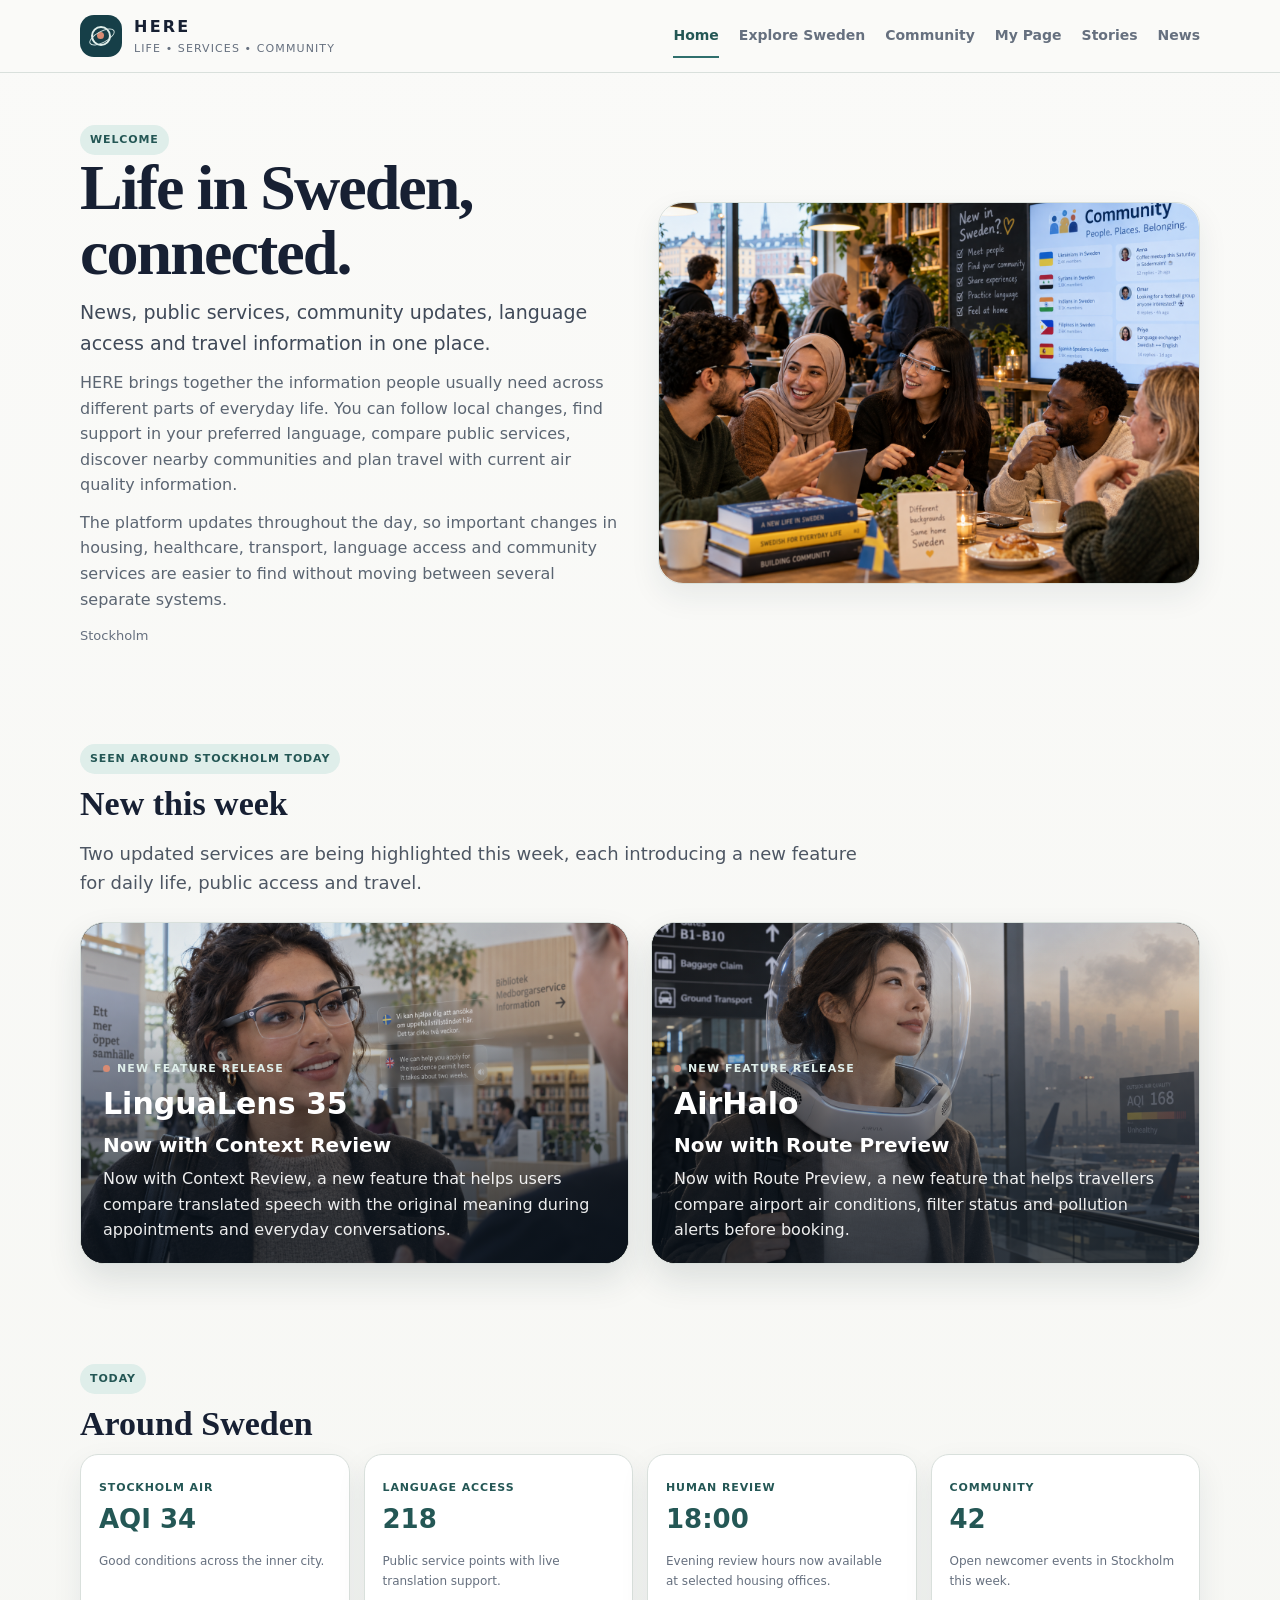
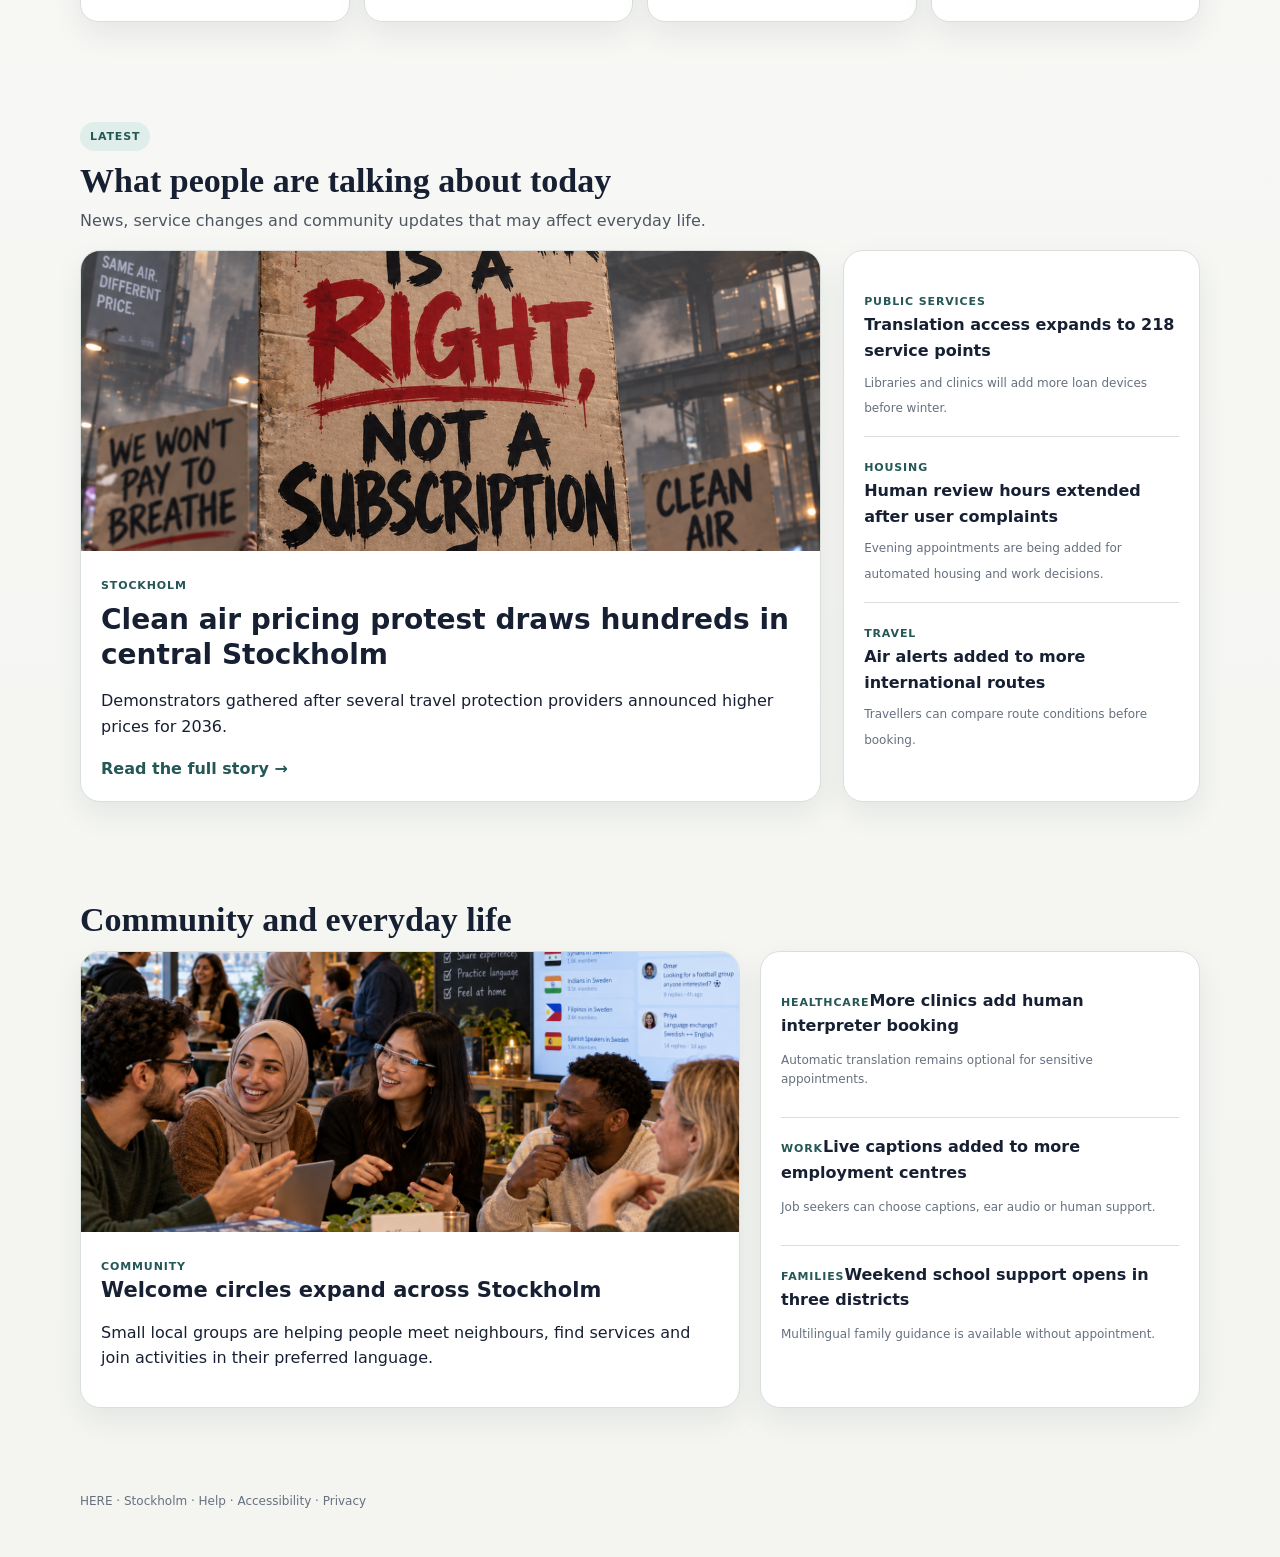
<file: index.html>
<!doctype html><html lang="en"><head><meta charset="utf-8"><meta name="viewport" content="width=device-width,initial-scale=1"><title>HERE</title><link rel="stylesheet" href="styles.css"></head><body>
<a class="skip-link" href="#main">Skip to main content</a>
<header class="top">
  <div class="wrap nav">
    <a class="brand" href="index.html" aria-label="HERE home">
      <div class="logo" aria-hidden="true"><span class="logo-orbit"></span></div>
      <div><strong>HERE</strong><small>Life • services • community</small></div>
    </a>
    <button class="menu-toggle" type="button" aria-expanded="false" aria-controls="main-nav" aria-label="Open navigation">
      <span></span><span></span><span></span>
    </button>
    <nav class="links" aria-label="Main navigation">
      <a href="index.html">Home</a>
      <a href="explore.html">Explore Sweden</a>
      <a href="community.html">Community</a>
      <a href="mypage.html">My Page</a>
      <a href="stories.html">Stories</a>
      <a href="news.html">News</a>
    </nav>
  </div>
</header>

<main id="main" class="wrap">
<section class="hero">
  <div class="home-hero-copy">
    <span class="kicker">Welcome</span>
    <h1>Life in Sweden, connected.</h1>
    <div class="home-intro-copy">
      <p class="lead">News, public services, community updates, language access and travel information in one place.</p>
      <p class="home-context">HERE brings together the information people usually need across different parts of everyday life. You can follow local changes, find support in your preferred language, compare public services, discover nearby communities and plan travel with current air quality information.</p>
      <p class="home-context">The platform updates throughout the day, so important changes in housing, healthcare, transport, language access and community services are easier to find without moving between several separate systems.</p>
    </div>
    <p class="meta">Stockholm</p>
  </div>
  <div class="hero-media">
    <img src="assets/community.png" alt="People meeting in a community café in Stockholm">
  </div>
</section>


<section class="section">
  <div class="feature-intro">
    <span class="kicker">seen around Stockholm today</span>
    <h2 style="margin-top:12px">New this week</h2>
    <p>Two updated services are being highlighted this week, each introducing a new feature for daily life, public access and travel.</p>
  </div>

  <div class="promo-grid">
    <a class="promo-card" href="lingualens.html">
      <img src="assets/glasses.png" alt="LinguaLens translation glasses being used in a Swedish service centre">
      <div class="promo-copy">
        <span class="promo-label"><span class="promo-dot"></span>New feature release</span>
        <h3>LinguaLens 35<br><span style="font-size:20px;font-weight:700">Now with Context Review</span></h3>
        <p>Now with Context Review, a new feature that helps users compare translated speech with the original meaning during appointments and everyday conversations.</p>
      </div>
    </a>

    <a class="promo-card" href="airhalo.html">
      <img src="assets/airhalo.png" alt="AirHalo clean air device used while travelling">
      <div class="promo-copy">
        <span class="promo-label"><span class="promo-dot"></span>New feature release</span>
        <h3>AirHalo<br><span style="font-size:20px;font-weight:700">Now with Route Preview</span></h3>
        <p>Now with Route Preview, a new feature that helps travellers compare airport air conditions, filter status and pollution alerts before booking.</p>
      </div>
    </a>
  </div>
</section>
<section class="section">
  <span class="kicker">today</span>
  <h2 style="margin-top:12px">Around Sweden</h2>
  <div class="signal-grid">
    <div class="signal"><span class="news-label">Stockholm air</span><div class="metric">AQI 34</div><p class="small">Good conditions across the inner city.</p></div>
    <div class="signal"><span class="news-label">Language access</span><div class="metric">218</div><p class="small">Public service points with live translation support.</p></div>
    <div class="signal"><span class="news-label">Human review</span><div class="metric">18:00</div><p class="small">Evening review hours now available at selected housing offices.</p></div>
    <div class="signal"><span class="news-label">Community</span><div class="metric">42</div><p class="small">Open newcomer events in Stockholm this week.</p></div>
  </div>
</section>

<section class="section">
  <span class="kicker">latest</span>
  <h2 style="margin-top:12px">What people are talking about today</h2>
  <p class="section-intro">News, service changes and community updates that may affect everyday life.</p>
  <div class="latest-grid">
    <a class="latest-main" href="news.html">
      <img src="assets/protest.png" alt="People protesting clean air pricing in Stockholm">
      <div class="news-body">
        <span class="news-label">Stockholm</span>
        <h3 style="font-size:28px;margin-top:6px">Clean air pricing protest draws hundreds in central Stockholm</h3>
        <p>Demonstrators gathered after several travel protection providers announced higher prices for 2036.</p>
        <span class="compact-link">Read the full story →</span>
      </div>
    </a>
    <div class="latest-side">
      <div class="news-body">
        <div class="story">
          <span class="news-label">Public services</span>
          <strong>Translation access expands to 218 service points</strong>
          <span class="small">Libraries and clinics will add more loan devices before winter.</span>
        </div>
        <div class="story">
          <span class="news-label">Housing</span>
          <strong>Human review hours extended after user complaints</strong>
          <span class="small">Evening appointments are being added for automated housing and work decisions.</span>
        </div>
        <div class="story">
          <span class="news-label">Travel</span>
          <strong>Air alerts added to more international routes</strong>
          <span class="small">Travellers can compare route conditions before booking.</span>
        </div>
      </div>
    </div>
  </div>
</section>

<section class="section">
  <h2>Community and everyday life</h2>
  <div class="home-stories">
    <a class="story-feature" href="community.html">
      <img src="assets/community.png" alt="People meeting at a newcomer community event">
      <div class="news-body">
        <span class="news-label">Community</span>
        <h3>Welcome circles expand across Stockholm</h3>
        <p>Small local groups are helping people meet neighbours, find services and join activities in their preferred language.</p>
      </div>
    </a>
    <div class="story-stack">
      <div class="news-body">
        <div class="story"><span class="news-label">Healthcare</span><strong>More clinics add human interpreter booking</strong><p class="small">Automatic translation remains optional for sensitive appointments.</p></div>
        <div class="story"><span class="news-label">Work</span><strong>Live captions added to more employment centres</strong><p class="small">Job seekers can choose captions, ear audio or human support.</p></div>
        <div class="story"><span class="news-label">Families</span><strong>Weekend school support opens in three districts</strong><p class="small">Multilingual family guidance is available without appointment.</p></div>
      </div>
    </div>
  </div>
</section>
</main>

<footer><div class="wrap">HERE · Stockholm · Help · Accessibility · Privacy</div></footer>
<script>
const page = location.pathname.split('/').pop() || 'index.html';
document.querySelectorAll('.links a').forEach(a=>{if(a.getAttribute('href')===page)a.classList.add('active')});
</script>

<script>
(function(){
  const btn=document.querySelector('.menu-toggle');
  const nav=document.querySelector('.links');
  if(!btn||!nav) return;
  nav.id='main-nav';
  btn.addEventListener('click',function(){
    const open=nav.classList.toggle('open');
    btn.classList.toggle('open',open);
    btn.setAttribute('aria-expanded',open?'true':'false');
    btn.setAttribute('aria-label',open?'Close navigation':'Open navigation');
  });
  nav.querySelectorAll('a').forEach(function(link){
    link.addEventListener('click',function(){
      nav.classList.remove('open');
      btn.classList.remove('open');
      btn.setAttribute('aria-expanded','false');
      btn.setAttribute('aria-label','Open navigation');
    });
  });
})();
</script>
</body></html>
</file>
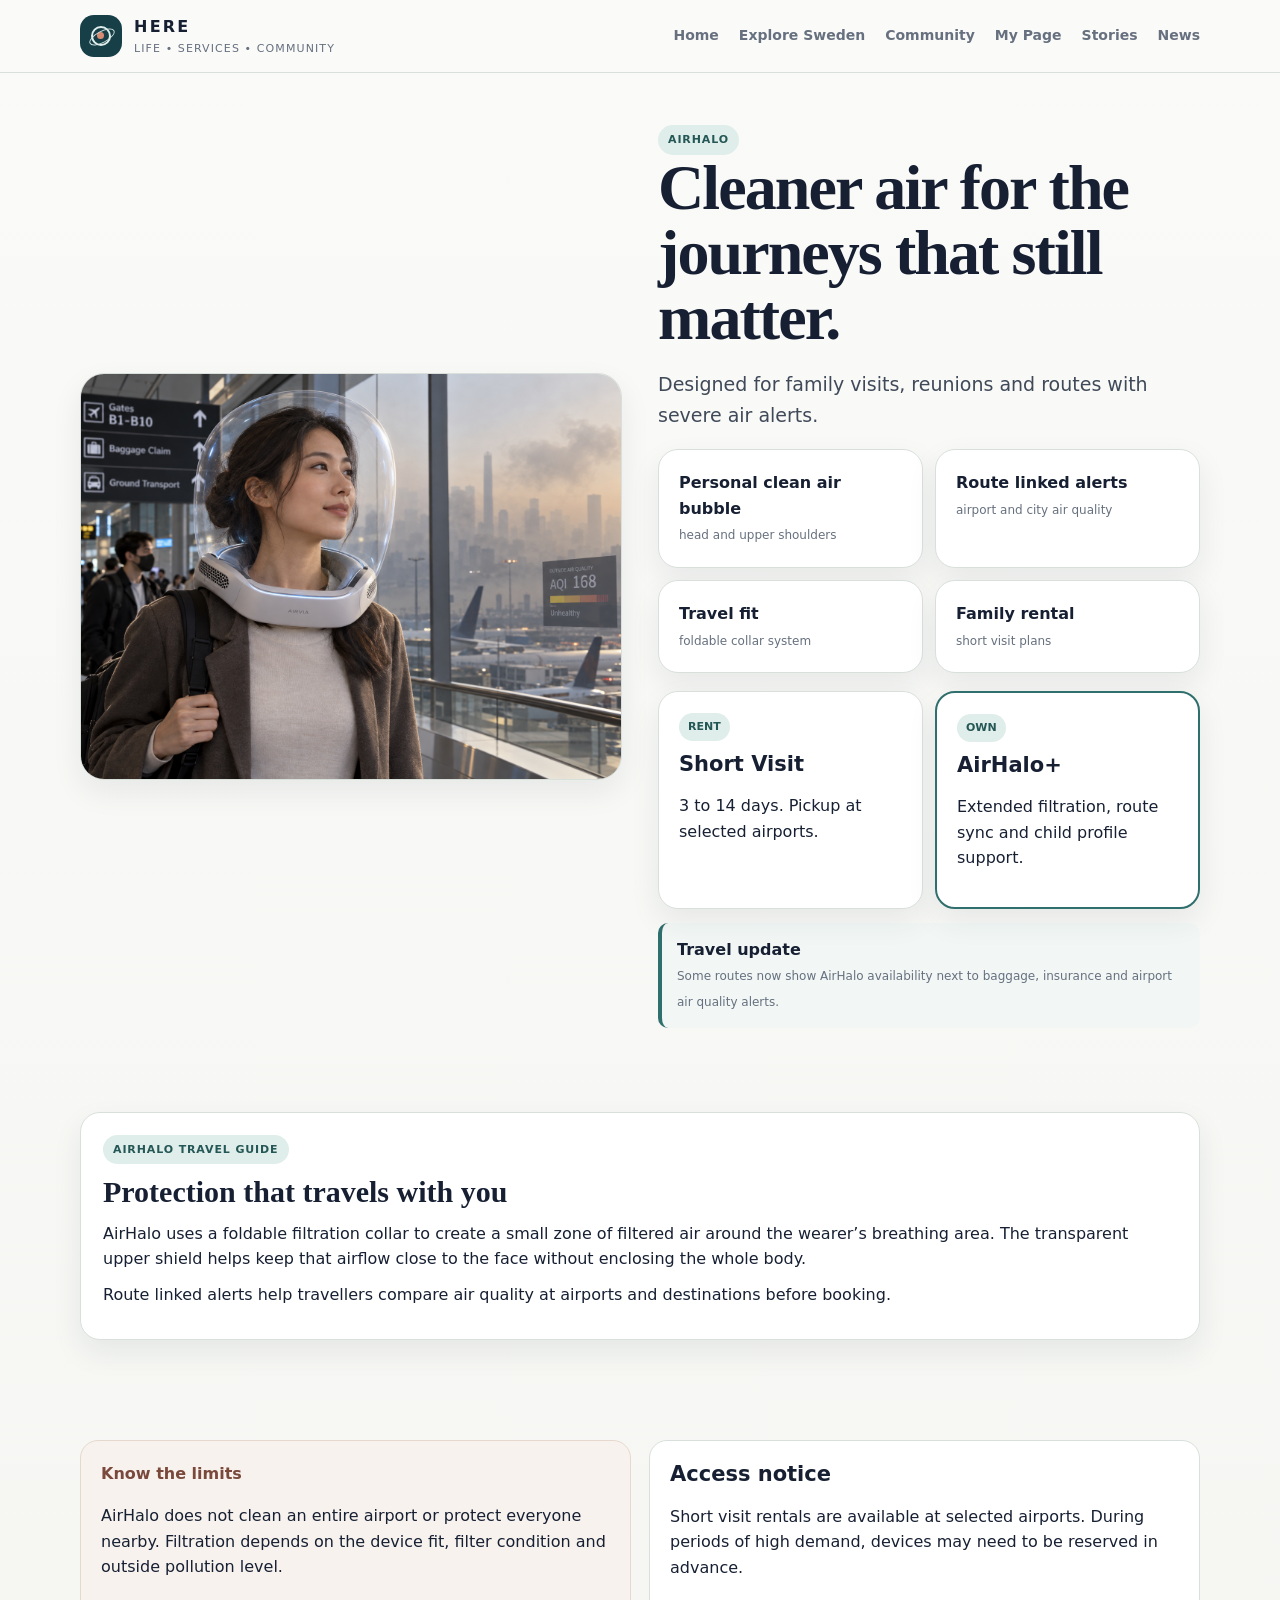
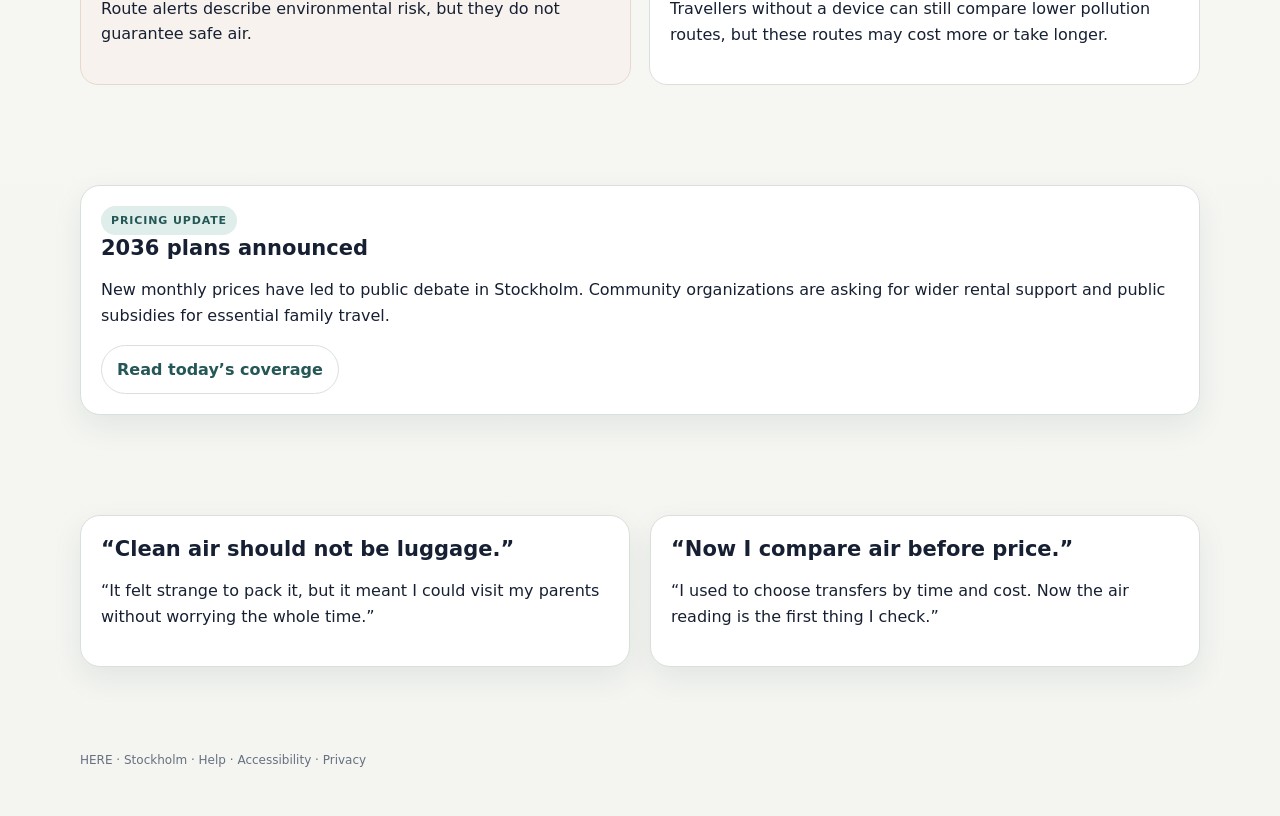
<file: airhalo.html>
<!doctype html><html lang="en"><head><meta charset="utf-8"><meta name="viewport" content="width=device-width,initial-scale=1"><title>AirHalo</title><link rel="stylesheet" href="styles.css"></head><body>
<a class="skip-link" href="#main">Skip to main content</a>
<header class="top">
  <div class="wrap nav">
    <a class="brand" href="index.html" aria-label="HERE home">
      <div class="logo" aria-hidden="true"><span class="logo-orbit"></span></div>
      <div><strong>HERE</strong><small>Life • services • community</small></div>
    </a>
    <button class="menu-toggle" type="button" aria-expanded="false" aria-controls="main-nav" aria-label="Open navigation">
      <span></span><span></span><span></span>
    </button>
    <nav class="links" aria-label="Main navigation">
      <a href="index.html">Home</a>
      <a href="explore.html">Explore Sweden</a>
      <a href="community.html">Community</a>
      <a href="mypage.html">My Page</a>
      <a href="stories.html">Stories</a>
      <a href="news.html">News</a>
    </nav>
  </div>
</header>
<main id="main" class="wrap">
<section class="product"><img src="assets/airhalo.png" alt="AirHalo clean air device at an airport"><div><span class="kicker">AirHalo</span><h1>Cleaner air for the journeys that still matter.</h1><p class="lead">Designed for family visits, reunions and routes with severe air alerts.</p><div class="specs"><div class="spec"><strong>Personal clean air bubble</strong><br><span class="small">head and upper shoulders</span></div><div class="spec"><strong>Route linked alerts</strong><br><span class="small">airport and city air quality</span></div><div class="spec"><strong>Travel fit</strong><br><span class="small">foldable collar system</span></div><div class="spec"><strong>Family rental</strong><br><span class="small">short visit plans</span></div></div><div class="plans"><div class="plan"><span class="badge">RENT</span><h3 style="margin-top:10px">Short Visit</h3><p>3 to 14 days. Pickup at selected airports.</p></div><div class="plan featured"><span class="badge">OWN</span><h3 style="margin-top:10px">AirHalo+</h3><p>Extended filtration, route sync and child profile support.</p></div></div><div class="notice" style="margin-top:14px"><strong>Travel update</strong><br><span class="small">Some routes now show AirHalo availability next to baggage, insurance and airport air quality alerts.</span></div></div></section>

<section class="section">
  <div class="product-note">
    <span class="kicker">AirHalo travel guide</span>
    <h2 style="margin-top:12px">Protection that travels with you</h2>
    <p>AirHalo uses a foldable filtration collar to create a small zone of filtered air around the wearer’s breathing area. The transparent upper shield helps keep that airflow close to the face without enclosing the whole body.</p>
    <p>Route linked alerts help travellers compare air quality at airports and destinations before booking.</p>
  </div>
</section>

<section class="section">
  <div class="access-grid">
    <div class="limit-box">
      <strong>Know the limits</strong>
      <p>AirHalo does not clean an entire airport or protect everyone nearby. Filtration depends on the device fit, filter condition and outside pollution level.</p>
      <p>Route alerts describe environmental risk, but they do not guarantee safe air.</p>
    </div>
    <div class="access-card">
      <h3>Access notice</h3>
      <p>Short visit rentals are available at selected airports. During periods of high demand, devices may need to be reserved in advance.</p>
      <p>Travellers without a device can still compare lower pollution routes, but these routes may cost more or take longer.</p>
    </div>
  </div>
</section>

<section class="section"><div class="card"><span class="kicker">pricing update</span><h3>2036 plans announced</h3><p>New monthly prices have led to public debate in Stockholm. Community organizations are asking for wider rental support and public subsidies for essential family travel.</p><a class="button secondary" href="news.html">Read today’s coverage</a></div></section><section class="section grid2"><div class="card"><h3>“Clean air should not be luggage.”</h3><p>“It felt strange to pack it, but it meant I could visit my parents without worrying the whole time.”</p></div><div class="card"><h3>“Now I compare air before price.”</h3><p>“I used to choose transfers by time and cost. Now the air reading is the first thing I check.”</p></div></section>
</main>
<footer><div class="wrap">HERE · Stockholm · Help · Accessibility · Privacy</div></footer>
<script>
const page = location.pathname.split('/').pop() || 'index.html';
document.querySelectorAll('.links a').forEach(a=>{if(a.getAttribute('href')===page)a.classList.add('active')});
</script>

<script>
(function(){
  const btn=document.querySelector('.menu-toggle');
  const nav=document.querySelector('.links');
  if(!btn||!nav) return;
  nav.id='main-nav';
  btn.addEventListener('click',function(){
    const open=nav.classList.toggle('open');
    btn.classList.toggle('open',open);
    btn.setAttribute('aria-expanded',open?'true':'false');
    btn.setAttribute('aria-label',open?'Close navigation':'Open navigation');
  });
  nav.querySelectorAll('a').forEach(function(link){
    link.addEventListener('click',function(){
      nav.classList.remove('open');
      btn.classList.remove('open');
      btn.setAttribute('aria-expanded','false');
      btn.setAttribute('aria-label','Open navigation');
    });
  });
})();
</script>
</body></html>
</file>
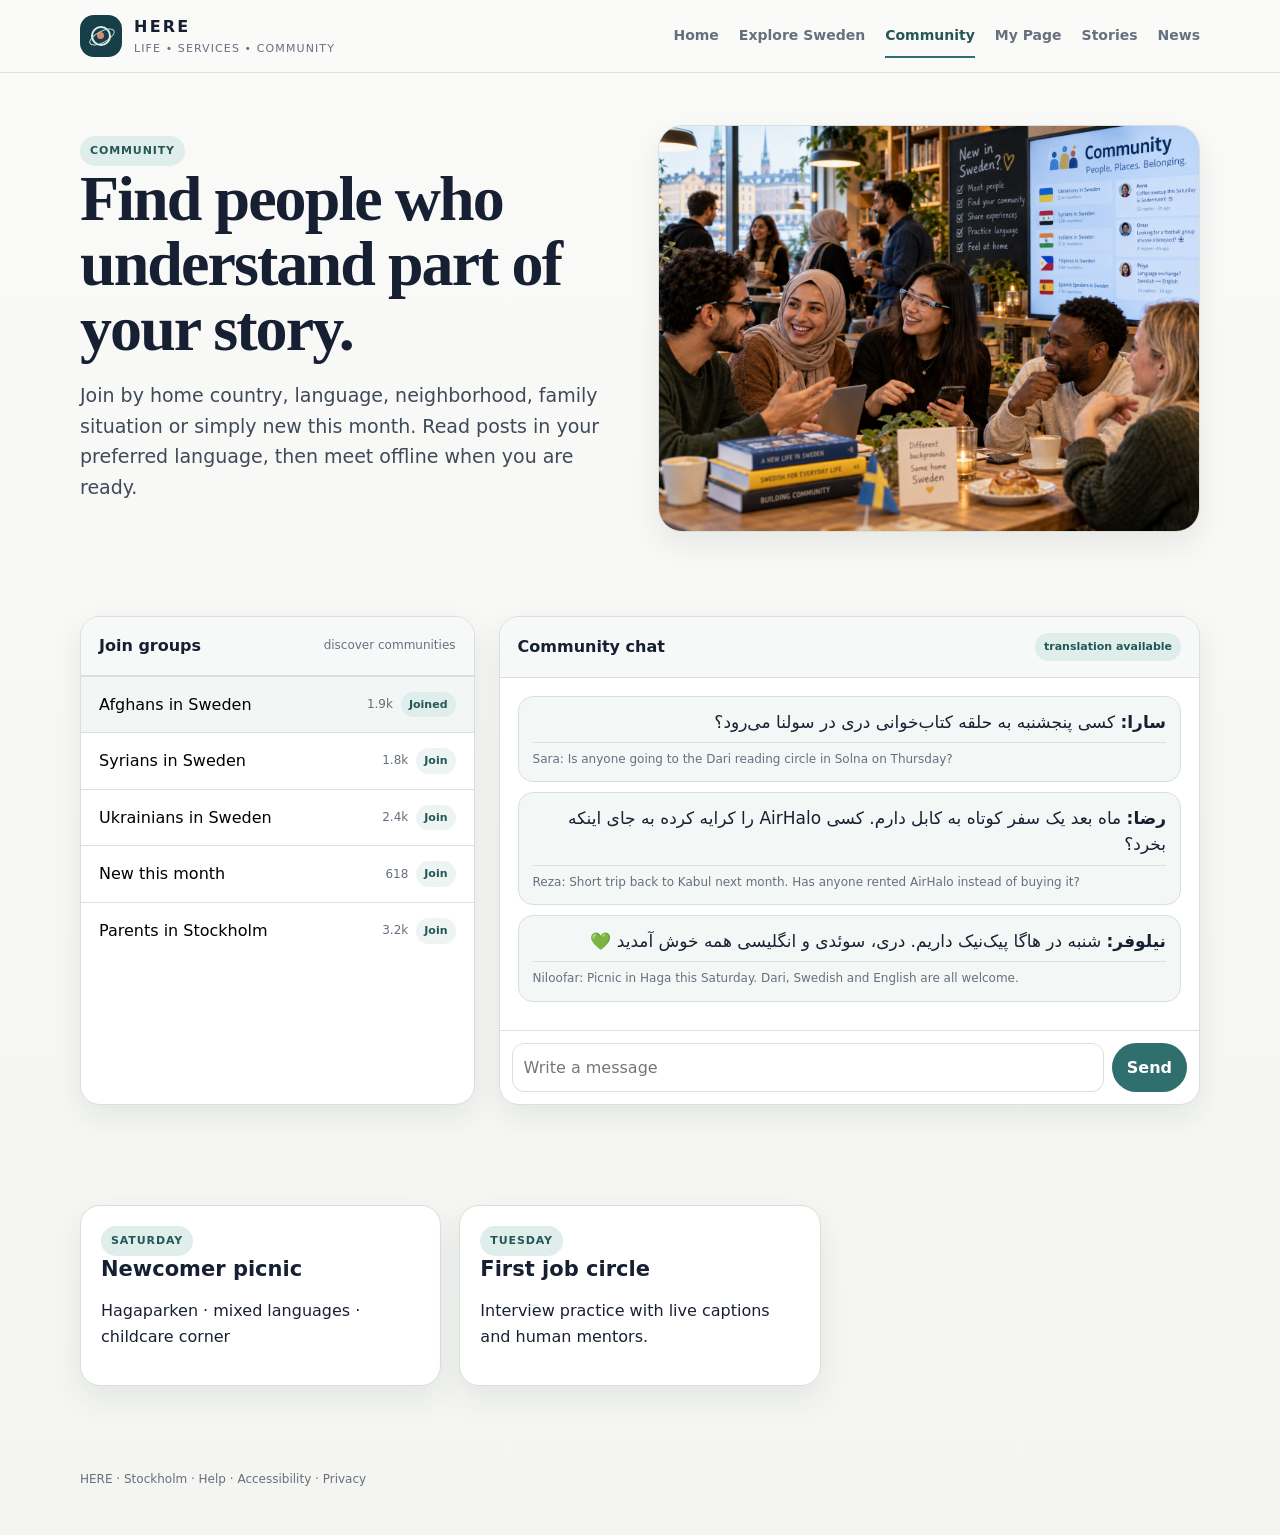
<file: community.html>
<!doctype html><html lang="en"><head><meta charset="utf-8"><meta name="viewport" content="width=device-width,initial-scale=1"><title>Community</title><link rel="stylesheet" href="styles.css"></head><body>
<a class="skip-link" href="#main">Skip to main content</a>
<header class="top">
  <div class="wrap nav">
    <a class="brand" href="index.html" aria-label="HERE home">
      <div class="logo" aria-hidden="true"><span class="logo-orbit"></span></div>
      <div><strong>HERE</strong><small>Life • services • community</small></div>
    </a>
    <button class="menu-toggle" type="button" aria-expanded="false" aria-controls="main-nav" aria-label="Open navigation">
      <span></span><span></span><span></span>
    </button>
    <nav class="links" aria-label="Main navigation">
      <a href="index.html">Home</a>
      <a href="explore.html">Explore Sweden</a>
      <a href="community.html">Community</a>
      <a href="mypage.html">My Page</a>
      <a href="stories.html">Stories</a>
      <a href="news.html">News</a>
    </nav>
  </div>
</header>
<main id="main" class="wrap">
<section class="page-hero"><div><span class="kicker">community</span><h1>Find people who understand part of your story.</h1><p class="lead">Join by home country, language, neighborhood, family situation or simply new this month. Read posts in your preferred language, then meet offline when you are ready.</p></div><img src="assets/community.png" alt="Newcomers meeting in a café in Stockholm"></section>

<section class="section community-grid">
  <div class="panel">
    <div class="panel-head"><strong>Join groups</strong><span class="small">discover communities</span></div>

    <button class="groupbtn active" data-t="af">
      <span>Afghans in Sweden</span>
      <span class="groupmeta"><span class="small">1.9k</span><span class="join-pill joined">Joined</span></span>
    </button>

    <button class="groupbtn" data-t="sy">
      <span>Syrians in Sweden</span>
      <span class="groupmeta"><span class="small">1.8k</span><span class="join-pill">Join</span></span>
    </button>

    <button class="groupbtn" data-t="ua">
      <span>Ukrainians in Sweden</span>
      <span class="groupmeta"><span class="small">2.4k</span><span class="join-pill">Join</span></span>
    </button>

    <button class="groupbtn" data-t="new">
      <span>New this month</span>
      <span class="groupmeta"><span class="small">618</span><span class="join-pill">Join</span></span>
    </button>

    <button class="groupbtn" data-t="parents">
      <span>Parents in Stockholm</span>
      <span class="groupmeta"><span class="small">3.2k</span><span class="join-pill">Join</span></span>
    </button>
  </div>

  <div class="panel">
    <div class="panel-head"><strong>Community chat</strong><span class="badge">translation available</span></div>

    <div class="thread active" id="t-af">
      <div class="msg" dir="rtl">
        <div class="original-text"><strong>سارا:</strong> کسی پنجشنبه به حلقه کتاب‌خوانی دری در سولنا می‌رود؟</div>
        <div class="translation-line">Sara: Is anyone going to the Dari reading circle in Solna on Thursday?</div>
      </div>
      <div class="msg" dir="rtl">
        <div class="original-text"><strong>رضا:</strong> ماه بعد یک سفر کوتاه به کابل دارم. کسی AirHalo را کرایه کرده به جای اینکه بخرد؟</div>
        <div class="translation-line">Reza: Short trip back to Kabul next month. Has anyone rented AirHalo instead of buying it?</div>
      </div>
      <div class="msg" dir="rtl">
        <div class="original-text"><strong>نیلوفر:</strong> شنبه در هاگا پیک‌نیک داریم. دری، سوئدی و انگلیسی همه خوش آمدید 💚</div>
        <div class="translation-line">Niloofar: Picnic in Haga this Saturday. Dari, Swedish and English are all welcome.</div>
      </div>
    </div>

    <div class="thread" id="t-sy">
      <div class="msg" dir="rtl">
        <div class="original-text"><strong>نور:</strong> استخدمت LinguaLens اليوم في أول زيارة لي للعيادة. وضع الخصوصية بدون اتصال جعلني أشعر براحة أكبر.</div>
        <div class="translation-line">Noor: I used LinguaLens at my first clinic visit today. Offline privacy mode made me feel more comfortable.</div>
      </div>
      <div class="msg" dir="rtl">
        <div class="original-text"><strong>هادي:</strong> في حدا بسولنا حابب نشرب قهوة بعد لقاء الترحيب؟</div>
        <div class="translation-line">Hadi: Anyone in Solna want coffee after the newcomer orientation?</div>
      </div>
    </div>

    <div class="thread" id="t-ua">
      <div class="msg">
        <div class="original-text"><strong>Анна:</strong> Хтось хоче зустрітися на каву в Седермальмі цієї суботи? У мене є дві дитячі зимові куртки, які можу віддати.</div>
        <div class="translation-line">Anna: Coffee meetup in Södermalm this Saturday? I have two children’s winter jackets to give away.</div>
      </div>
      <div class="msg">
        <div class="original-text"><strong>Максим:</strong> Хтось знає, як оскаржити рішення про розподіл школи в застосунку?</div>
        <div class="translation-line">Maksym: Does anyone know how to appeal the school placement decision in the app?</div>
      </div>
    </div>

    <div class="thread" id="t-new">
      <div class="msg">
        <div class="original-text"><strong>Priya:</strong> Arrived three weeks ago. Looking for people who work in UX or design.</div>
      </div>
      <div class="msg">
        <div class="original-text"><strong>Sam:</strong> My first friend in Sweden came from this group. We met for coffee before I felt confident speaking Swedish.</div>
      </div>
    </div>

    <div class="thread" id="t-parents">
      <div class="msg">
        <div class="original-text"><strong>Leila:</strong> Beslutet om förskoleplats kom idag. Jag kan gärna förklara stegen om någon fortfarande väntar.</div>
        <div class="translation-line">Leila: The childcare decision came today. I am happy to explain the steps if anyone is still waiting.</div>
      </div>
      <div class="msg">
        <div class="original-text"><strong>Daniel:</strong> Är det någon som går på familjeträffen på biblioteket på söndag?</div>
        <div class="translation-line">Daniel: Is anyone going to the family meetup at the library on Sunday?</div>
      </div>
    </div>

    <div class="chat-entry">
      <input id="m" placeholder="Write a message">
      <button class="button" onclick="send()">Send</button>
    </div>
  </div>
</section>

<section class="section grid3"><div class="card"><span class="kicker">Saturday</span><h3>Newcomer picnic</h3><p>Hagaparken · mixed languages · childcare corner</p></div><div class="card"><span class="kicker">Tuesday</span><h3>First job circle</h3><p>Interview practice with live captions and human mentors.</p></div></section>

</main><script>const bs=[...document.querySelectorAll('.groupbtn')];bs.forEach(b=>b.onclick=()=>{bs.forEach(x=>x.classList.remove('active'));document.querySelectorAll('.thread').forEach(x=>x.classList.remove('active'));b.classList.add('active');document.getElementById('t-'+b.dataset.t).classList.add('active')});function send(){let i=document.getElementById('m');if(!i.value.trim())return;let d=document.createElement('div');d.className='msg';d.innerHTML='<strong>You:</strong> '+i.value.replace(/[<>]/g,'');document.querySelector('.thread.active').appendChild(d);i.value=''}</script>
<footer><div class="wrap">HERE · Stockholm · Help · Accessibility · Privacy</div></footer>
<script>
const page = location.pathname.split('/').pop() || 'index.html';
document.querySelectorAll('.links a').forEach(a=>{if(a.getAttribute('href')===page)a.classList.add('active')});
</script>

<script>
(function(){
  const btn=document.querySelector('.menu-toggle');
  const nav=document.querySelector('.links');
  if(!btn||!nav) return;
  nav.id='main-nav';
  btn.addEventListener('click',function(){
    const open=nav.classList.toggle('open');
    btn.classList.toggle('open',open);
    btn.setAttribute('aria-expanded',open?'true':'false');
    btn.setAttribute('aria-label',open?'Close navigation':'Open navigation');
  });
  nav.querySelectorAll('a').forEach(function(link){
    link.addEventListener('click',function(){
      nav.classList.remove('open');
      btn.classList.remove('open');
      btn.setAttribute('aria-expanded','false');
      btn.setAttribute('aria-label','Open navigation');
    });
  });
})();
</script>
</body></html>
</file>
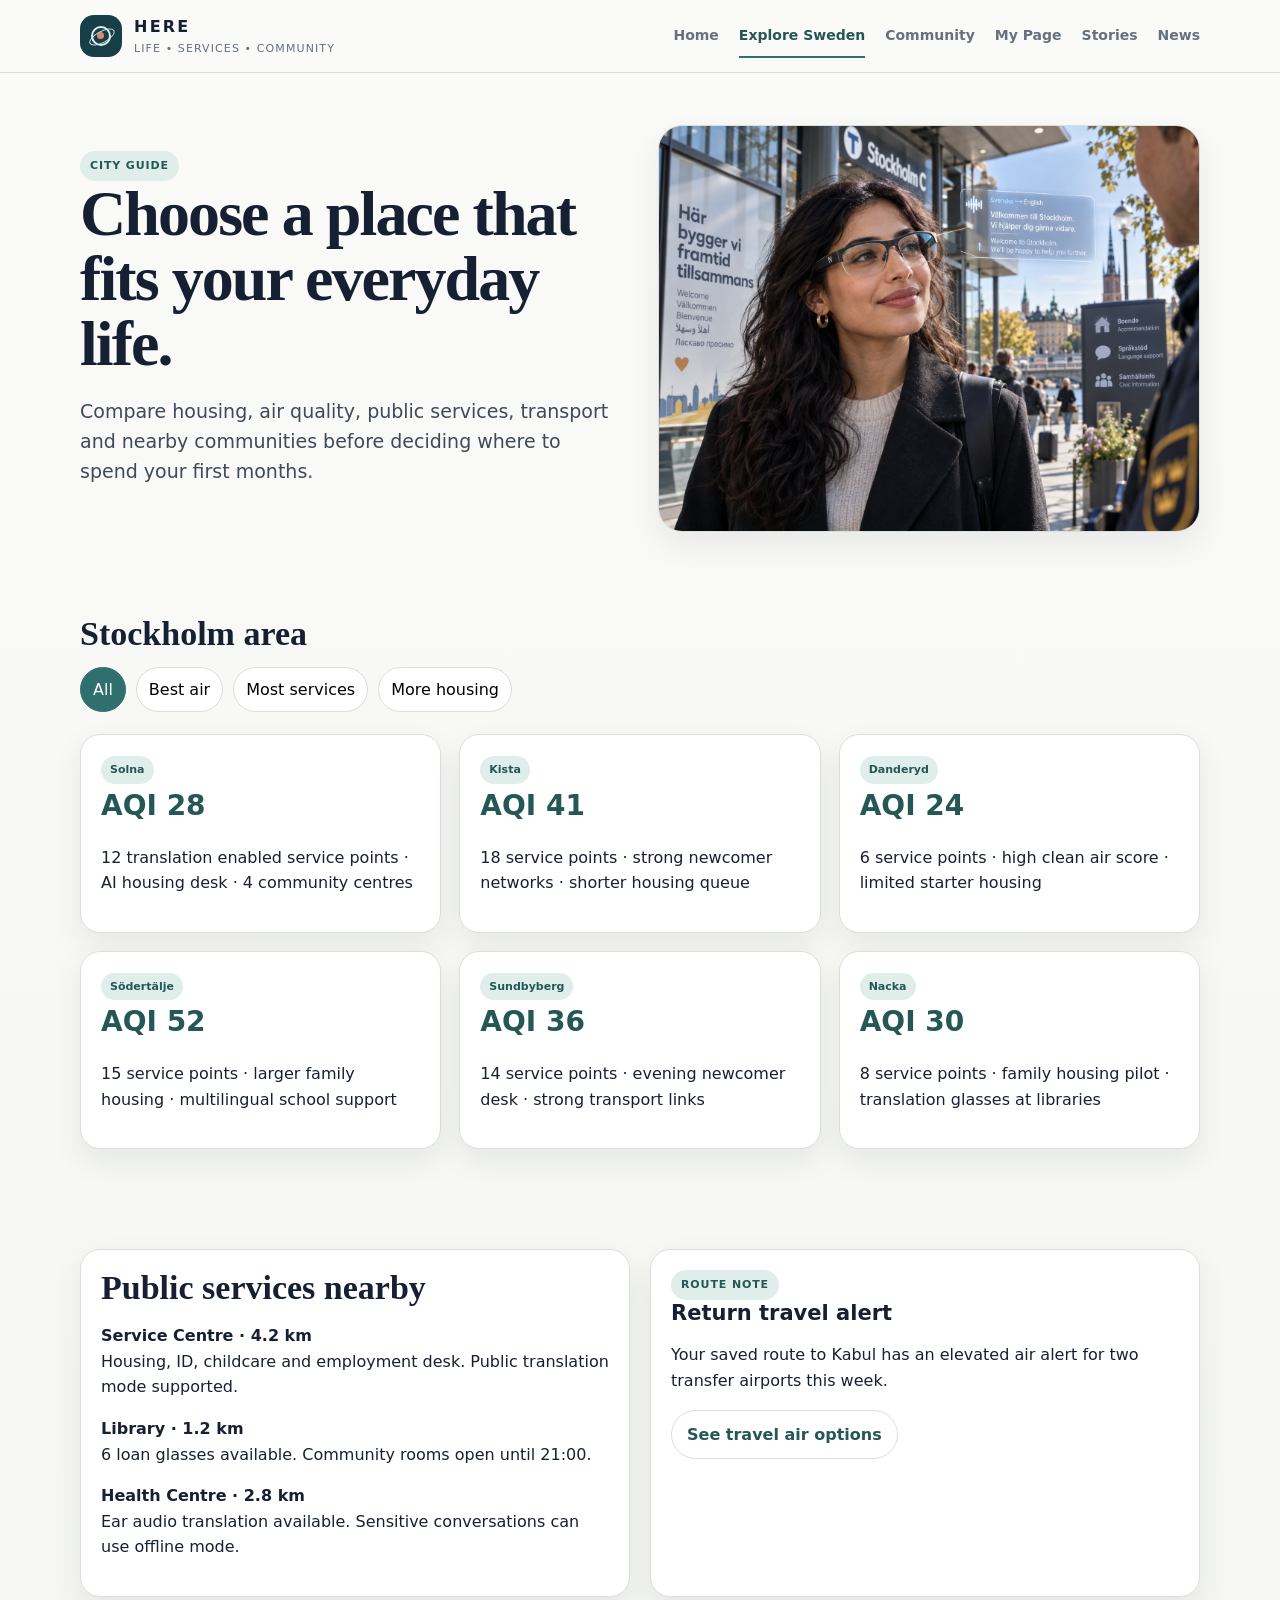
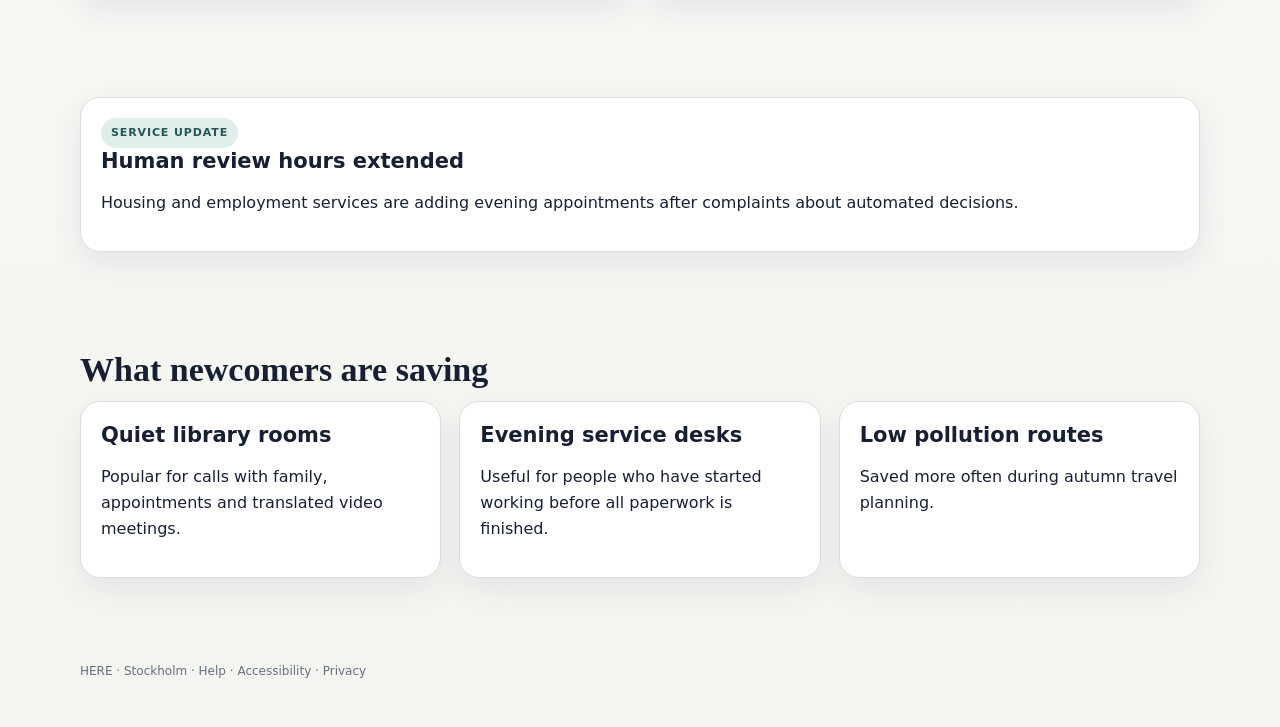
<file: explore.html>
<!doctype html><html lang="en"><head><meta charset="utf-8"><meta name="viewport" content="width=device-width,initial-scale=1"><title>Explore Sweden</title><link rel="stylesheet" href="styles.css"></head><body>
<a class="skip-link" href="#main">Skip to main content</a>
<header class="top">
  <div class="wrap nav">
    <a class="brand" href="index.html" aria-label="HERE home">
      <div class="logo" aria-hidden="true"><span class="logo-orbit"></span></div>
      <div><strong>HERE</strong><small>Life • services • community</small></div>
    </a>
    <button class="menu-toggle" type="button" aria-expanded="false" aria-controls="main-nav" aria-label="Open navigation">
      <span></span><span></span><span></span>
    </button>
    <nav class="links" aria-label="Main navigation">
      <a href="index.html">Home</a>
      <a href="explore.html">Explore Sweden</a>
      <a href="community.html">Community</a>
      <a href="mypage.html">My Page</a>
      <a href="stories.html">Stories</a>
      <a href="news.html">News</a>
    </nav>
  </div>
</header>
<main id="main" class="wrap">
<section class="page-hero"><div><span class="kicker">city guide</span><h1>Choose a place that fits your everyday life.</h1><p class="lead">Compare housing, air quality, public services, transport and nearby communities before deciding where to spend your first months.</p></div><img src="assets/arrival.png" alt="A newcomer using translation glasses in Stockholm"></section>
<section class="section"><h2>Stockholm area</h2><div class="filters"><button class="active" data-f="all">All</button><button data-f="air">Best air</button><button data-f="services">Most services</button><button data-f="housing">More housing</button></div><div class="places"><div class="place" data-tags="air services"><span class="badge">Solna</span><div class="metric">AQI 28</div><p>12 translation enabled service points · AI housing desk · 4 community centres</p></div><div class="place" data-tags="services housing"><span class="badge">Kista</span><div class="metric">AQI 41</div><p>18 service points · strong newcomer networks · shorter housing queue</p></div><div class="place" data-tags="air"><span class="badge">Danderyd</span><div class="metric">AQI 24</div><p>6 service points · high clean air score · limited starter housing</p></div><div class="place" data-tags="housing services"><span class="badge">Södertälje</span><div class="metric">AQI 52</div><p>15 service points · larger family housing · multilingual school support</p></div><div class="place" data-tags="services"><span class="badge">Sundbyberg</span><div class="metric">AQI 36</div><p>14 service points · evening newcomer desk · strong transport links</p></div><div class="place" data-tags="housing air"><span class="badge">Nacka</span><div class="metric">AQI 30</div><p>8 service points · family housing pilot · translation glasses at libraries</p></div></div></section>
<section class="section grid2"><div class="card"><h2>Public services nearby</h2><p><strong>Service Centre · 4.2 km</strong><br>Housing, ID, childcare and employment desk. Public translation mode supported.</p><p><strong>Library · 1.2 km</strong><br>6 loan glasses available. Community rooms open until 21:00.</p><p><strong>Health Centre · 2.8 km</strong><br>Ear audio translation available. Sensitive conversations can use offline mode.</p></div><div class="card"><span class="kicker">route note</span><h3>Return travel alert</h3><p>Your saved route to Kabul has an elevated air alert for two transfer airports this week.</p><a class="button secondary" href="airhalo.html">See travel air options</a></div></section>
<section class="section"><div class="card"><span class="kicker">service update</span><h3>Human review hours extended</h3><p>Housing and employment services are adding evening appointments after complaints about automated decisions.</p></div></section><section class="section"><h2>What newcomers are saving</h2><div class="grid3"><div class="card"><h3>Quiet library rooms</h3><p>Popular for calls with family, appointments and translated video meetings.</p></div><div class="card"><h3>Evening service desks</h3><p>Useful for people who have started working before all paperwork is finished.</p></div><div class="card"><h3>Low pollution routes</h3><p>Saved more often during autumn travel planning.</p></div></div></section>
</main><script>document.querySelectorAll('.filters button').forEach(btn=>{btn.onclick=()=>{document.querySelectorAll('.filters button').forEach(b=>b.classList.remove('active'));btn.classList.add('active');const f=btn.dataset.f;document.querySelectorAll('.place').forEach(p=>p.style.display=(f==='all'||p.dataset.tags.includes(f))?'block':'none')}});</script>
<footer><div class="wrap">HERE · Stockholm · Help · Accessibility · Privacy</div></footer>
<script>
const page = location.pathname.split('/').pop() || 'index.html';
document.querySelectorAll('.links a').forEach(a=>{if(a.getAttribute('href')===page)a.classList.add('active')});
</script>

<script>
(function(){
  const btn=document.querySelector('.menu-toggle');
  const nav=document.querySelector('.links');
  if(!btn||!nav) return;
  nav.id='main-nav';
  btn.addEventListener('click',function(){
    const open=nav.classList.toggle('open');
    btn.classList.toggle('open',open);
    btn.setAttribute('aria-expanded',open?'true':'false');
    btn.setAttribute('aria-label',open?'Close navigation':'Open navigation');
  });
  nav.querySelectorAll('a').forEach(function(link){
    link.addEventListener('click',function(){
      nav.classList.remove('open');
      btn.classList.remove('open');
      btn.setAttribute('aria-expanded','false');
      btn.setAttribute('aria-label','Open navigation');
    });
  });
})();
</script>
</body></html>
</file>
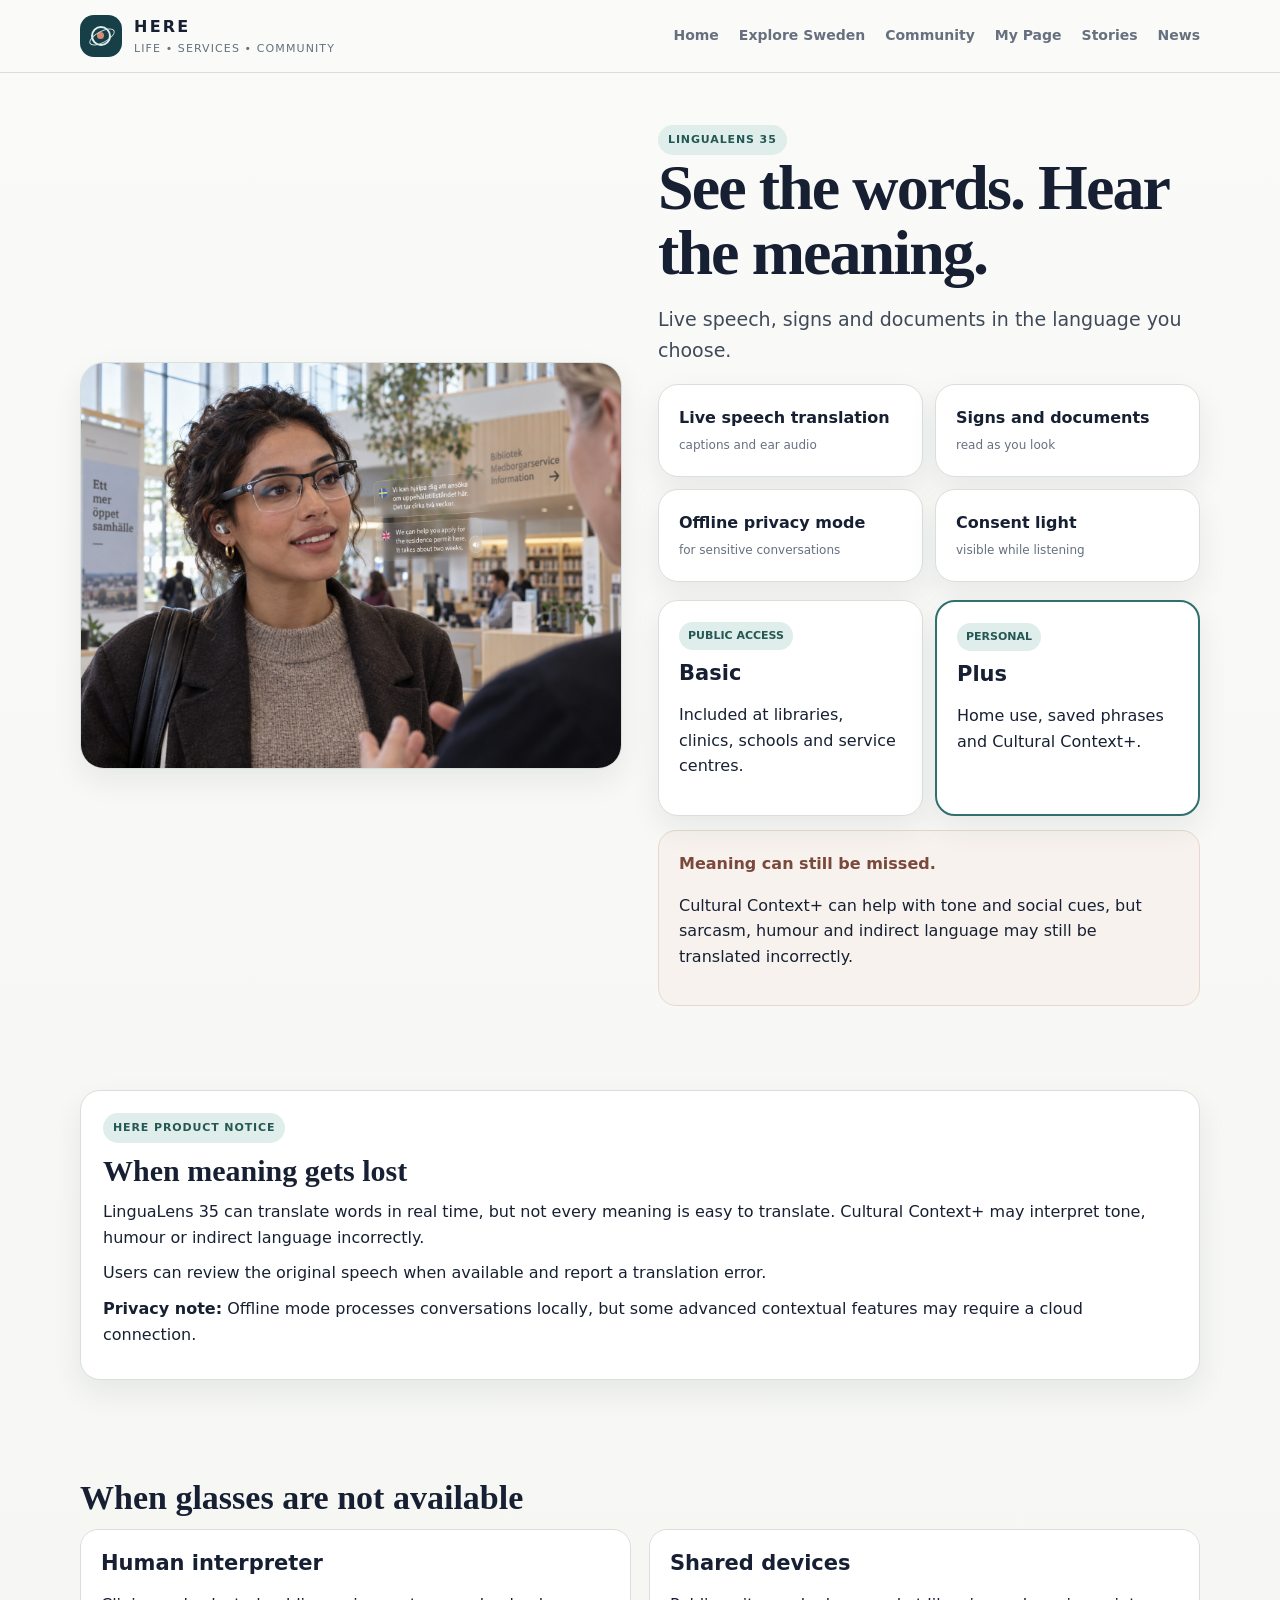
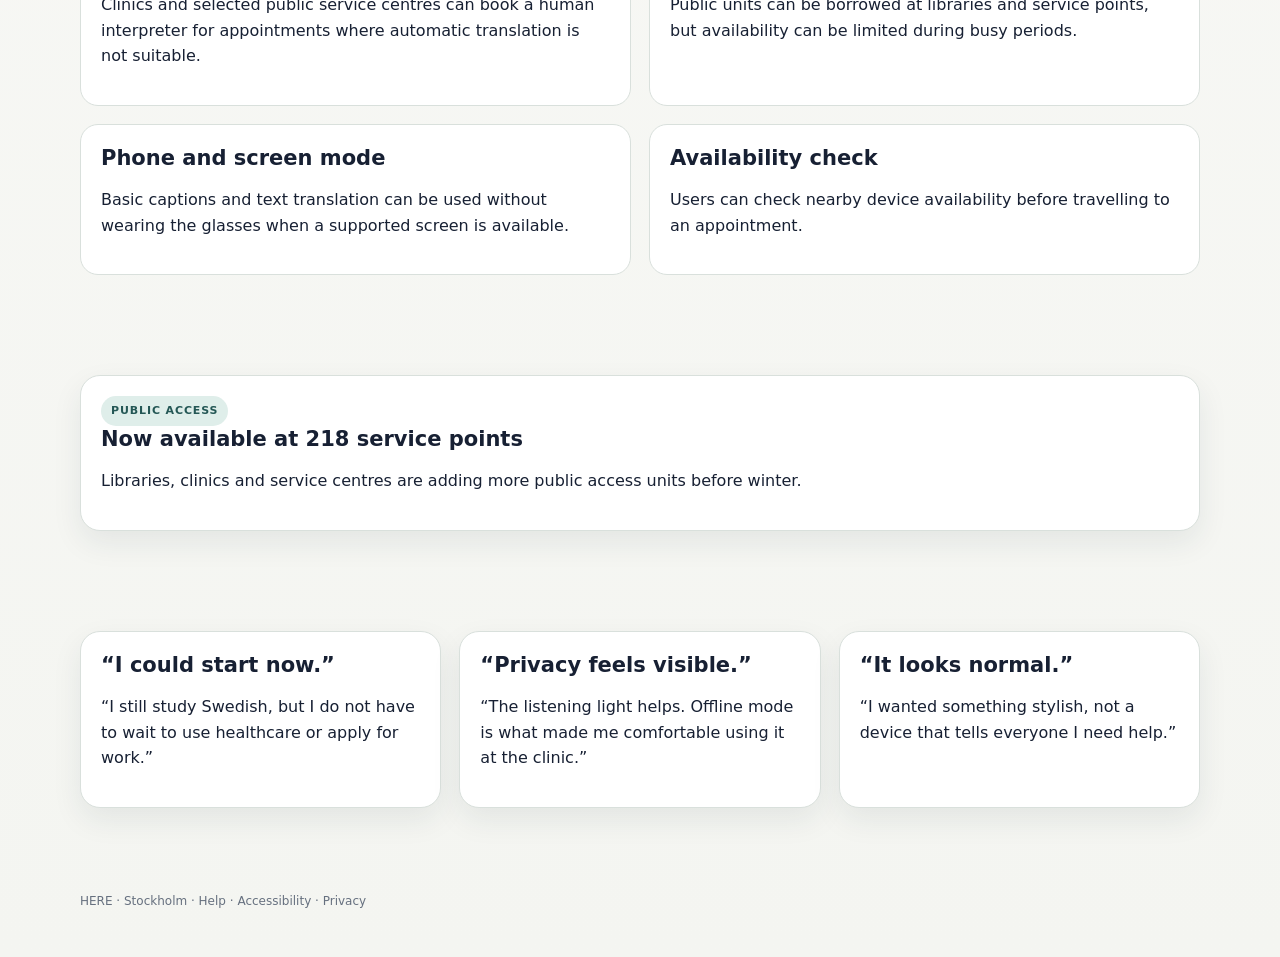
<file: lingualens.html>
<!doctype html><html lang="en"><head><meta charset="utf-8"><meta name="viewport" content="width=device-width,initial-scale=1"><title>LinguaLens 35</title><link rel="stylesheet" href="styles.css"></head><body>
<a class="skip-link" href="#main">Skip to main content</a>
<header class="top">
  <div class="wrap nav">
    <a class="brand" href="index.html" aria-label="HERE home">
      <div class="logo" aria-hidden="true"><span class="logo-orbit"></span></div>
      <div><strong>HERE</strong><small>Life • services • community</small></div>
    </a>
    <button class="menu-toggle" type="button" aria-expanded="false" aria-controls="main-nav" aria-label="Open navigation">
      <span></span><span></span><span></span>
    </button>
    <nav class="links" aria-label="Main navigation">
      <a href="index.html">Home</a>
      <a href="explore.html">Explore Sweden</a>
      <a href="community.html">Community</a>
      <a href="mypage.html">My Page</a>
      <a href="stories.html">Stories</a>
      <a href="news.html">News</a>
    </nav>
  </div>
</header>
<main id="main" class="wrap">
<section class="product"><img src="assets/glasses.png" alt="Modern LinguaLens translation glasses in use"><div><span class="kicker">LinguaLens 35</span><h1>See the words. Hear the meaning.</h1><p class="lead">Live speech, signs and documents in the language you choose.</p><div class="specs"><div class="spec"><strong>Live speech translation</strong><br><span class="small">captions and ear audio</span></div><div class="spec"><strong>Signs and documents</strong><br><span class="small">read as you look</span></div><div class="spec"><strong>Offline privacy mode</strong><br><span class="small">for sensitive conversations</span></div><div class="spec"><strong>Consent light</strong><br><span class="small">visible while listening</span></div></div><div class="plans"><div class="plan"><span class="badge">PUBLIC ACCESS</span><h3 style="margin-top:10px">Basic</h3><p>Included at libraries, clinics, schools and service centres.</p></div><div class="plan featured"><span class="badge">PERSONAL</span><h3 style="margin-top:10px">Plus</h3><p>Home use, saved phrases and Cultural Context+.</p></div></div><div class="limit-box" style="margin-top:14px"><strong>Meaning can still be missed.</strong><p>Cultural Context+ can help with tone and social cues, but sarcasm, humour and indirect language may still be translated incorrectly.</p></div></div></section>

<section class="section">
  <div class="product-note">
    <span class="kicker">HERE product notice</span>
    <h2 style="margin-top:12px">When meaning gets lost</h2>
    <p>LinguaLens 35 can translate words in real time, but not every meaning is easy to translate. Cultural Context+ may interpret tone, humour or indirect language incorrectly.</p>
    <p>Users can review the original speech when available and report a translation error.</p>
    <p><strong>Privacy note:</strong> Offline mode processes conversations locally, but some advanced contextual features may require a cloud connection.</p>
  </div>
</section>

<section class="section">
  <h2>When glasses are not available</h2>
  <div class="access-grid">
    <div class="access-card">
      <h3>Human interpreter</h3>
      <p>Clinics and selected public service centres can book a human interpreter for appointments where automatic translation is not suitable.</p>
    </div>
    <div class="access-card">
      <h3>Shared devices</h3>
      <p>Public units can be borrowed at libraries and service points, but availability can be limited during busy periods.</p>
    </div>
    <div class="access-card">
      <h3>Phone and screen mode</h3>
      <p>Basic captions and text translation can be used without wearing the glasses when a supported screen is available.</p>
    </div>
    <div class="access-card">
      <h3>Availability check</h3>
      <p>Users can check nearby device availability before travelling to an appointment.</p>
    </div>
  </div>
</section>

<section class="section"><div class="card"><span class="kicker">public access</span><h3>Now available at 218 service points</h3><p>Libraries, clinics and service centres are adding more public access units before winter.</p></div></section><section class="section grid3"><div class="card"><h3>“I could start now.”</h3><p>“I still study Swedish, but I do not have to wait to use healthcare or apply for work.”</p></div><div class="card"><h3>“Privacy feels visible.”</h3><p>“The listening light helps. Offline mode is what made me comfortable using it at the clinic.”</p></div><div class="card"><h3>“It looks normal.”</h3><p>“I wanted something stylish, not a device that tells everyone I need help.”</p></div></section>
</main>
<footer><div class="wrap">HERE · Stockholm · Help · Accessibility · Privacy</div></footer>
<script>
const page = location.pathname.split('/').pop() || 'index.html';
document.querySelectorAll('.links a').forEach(a=>{if(a.getAttribute('href')===page)a.classList.add('active')});
</script>

<script>
(function(){
  const btn=document.querySelector('.menu-toggle');
  const nav=document.querySelector('.links');
  if(!btn||!nav) return;
  nav.id='main-nav';
  btn.addEventListener('click',function(){
    const open=nav.classList.toggle('open');
    btn.classList.toggle('open',open);
    btn.setAttribute('aria-expanded',open?'true':'false');
    btn.setAttribute('aria-label',open?'Close navigation':'Open navigation');
  });
  nav.querySelectorAll('a').forEach(function(link){
    link.addEventListener('click',function(){
      nav.classList.remove('open');
      btn.classList.remove('open');
      btn.setAttribute('aria-expanded','false');
      btn.setAttribute('aria-label','Open navigation');
    });
  });
})();
</script>
</body></html>
</file>
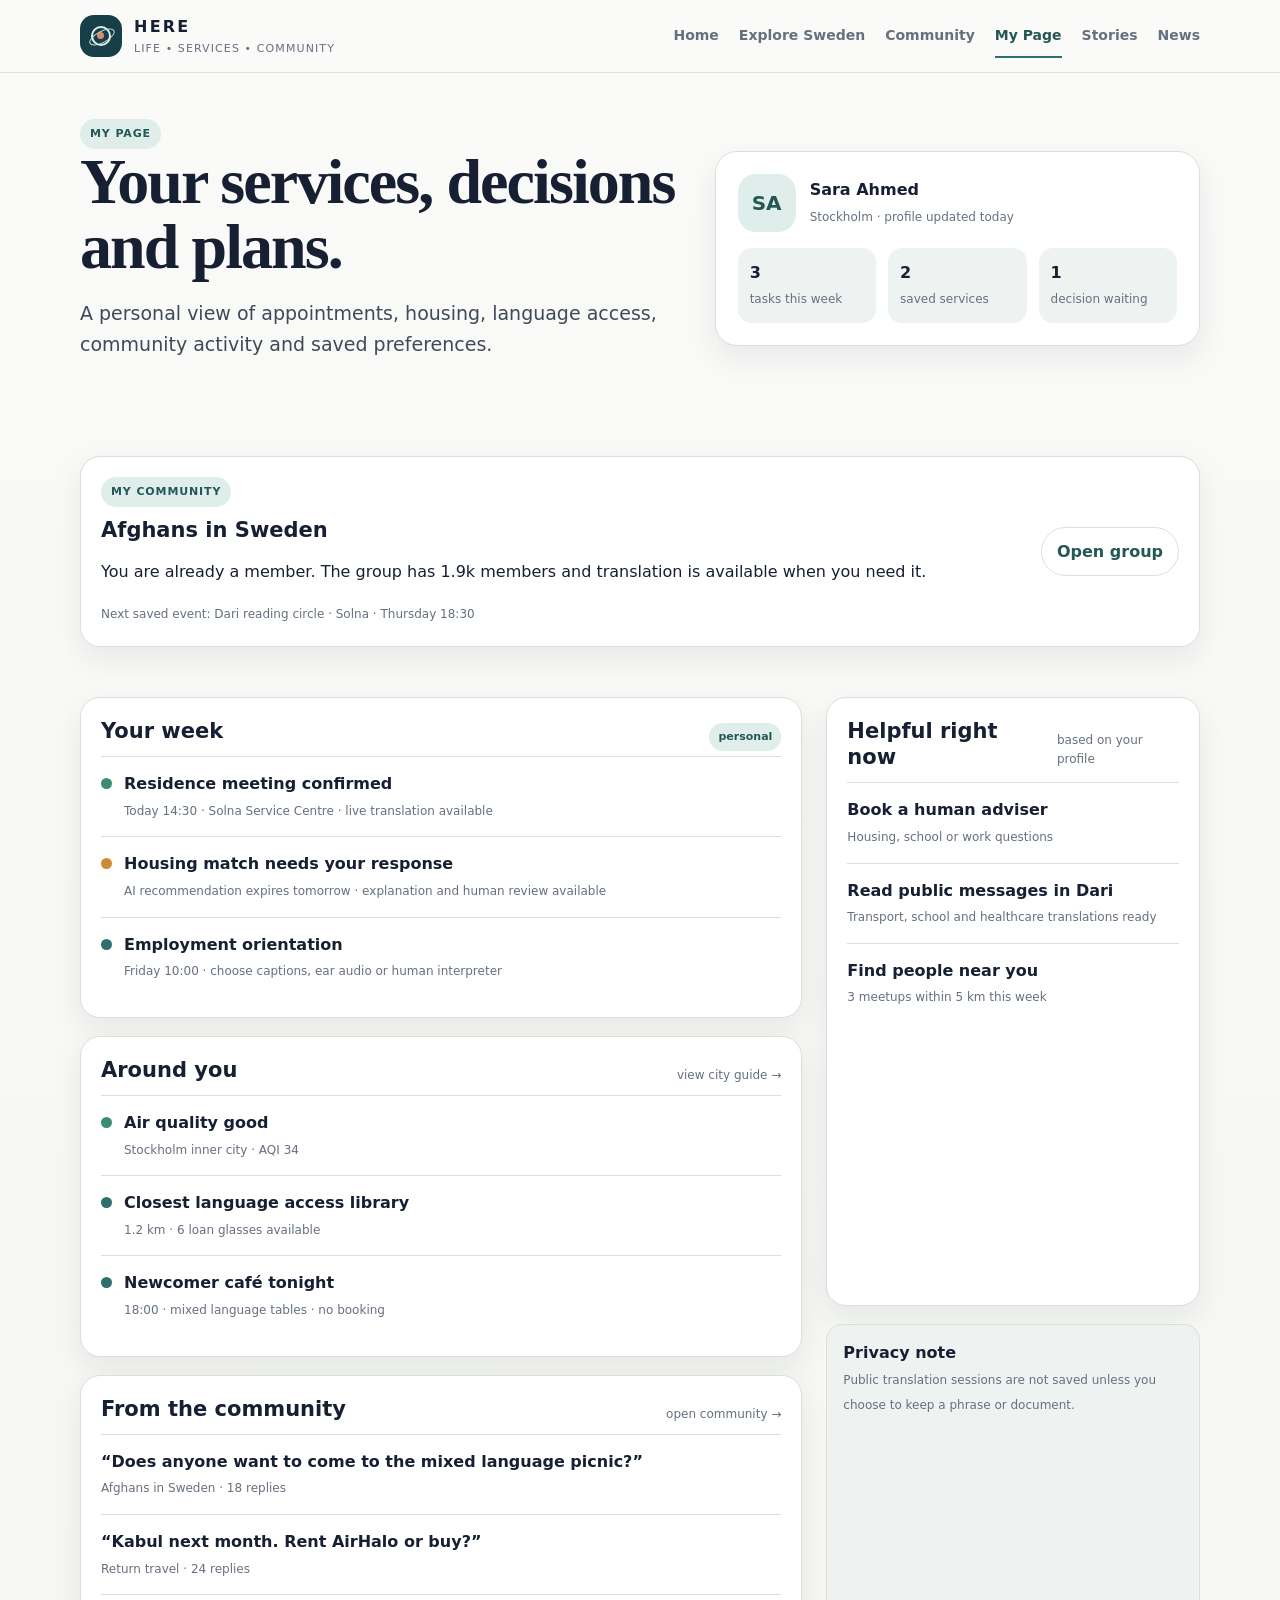
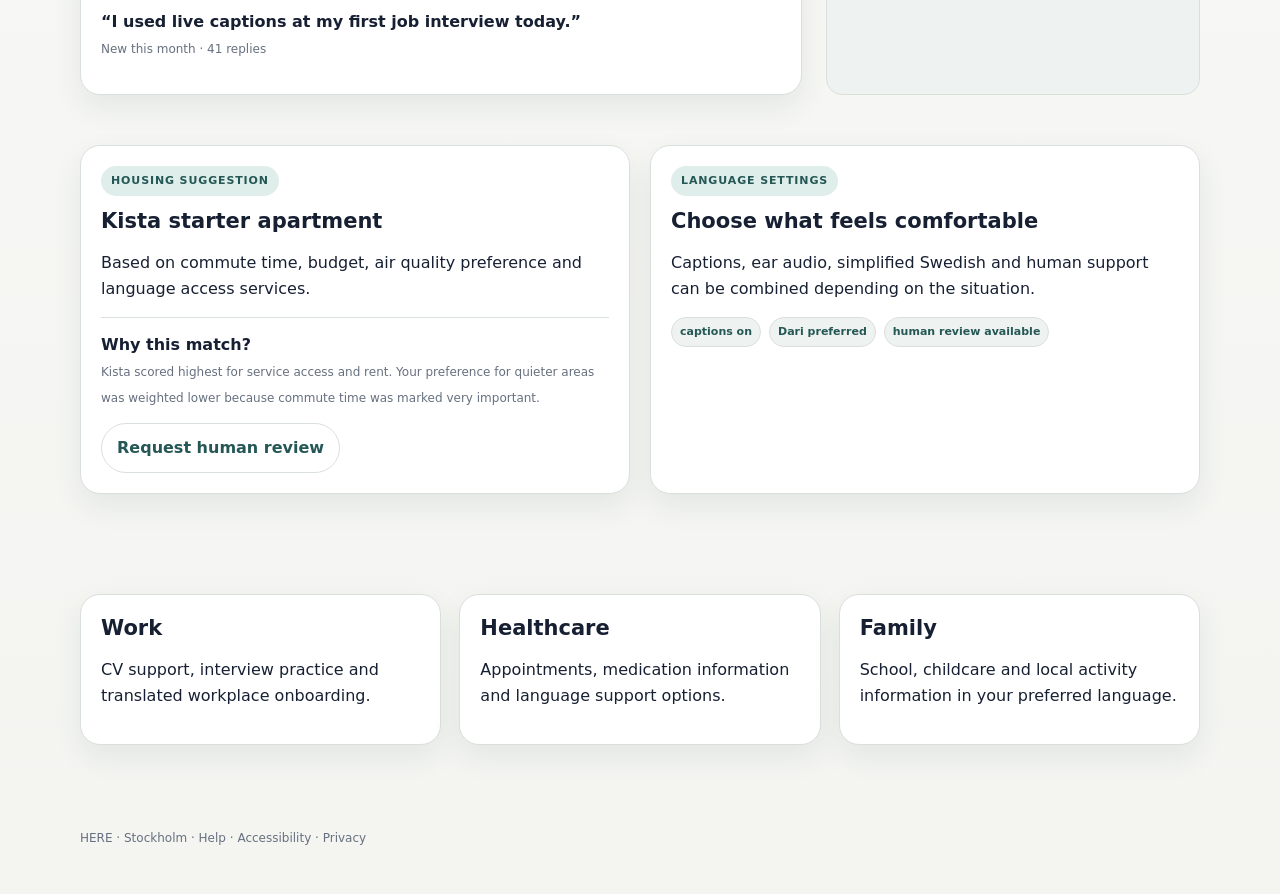
<file: mypage.html>
<!doctype html><html lang="en"><head><meta charset="utf-8"><meta name="viewport" content="width=device-width,initial-scale=1"><title>My Journey</title><link rel="stylesheet" href="styles.css"></head><body>
<a class="skip-link" href="#main">Skip to main content</a>
<header class="top">
  <div class="wrap nav">
    <a class="brand" href="index.html" aria-label="HERE home">
      <div class="logo" aria-hidden="true"><span class="logo-orbit"></span></div>
      <div><strong>HERE</strong><small>Life • services • community</small></div>
    </a>
    <button class="menu-toggle" type="button" aria-expanded="false" aria-controls="main-nav" aria-label="Open navigation">
      <span></span><span></span><span></span>
    </button>
    <nav class="links" aria-label="Main navigation">
      <a href="index.html">Home</a>
      <a href="explore.html">Explore Sweden</a>
      <a href="community.html">Community</a>
      <a href="mypage.html">My Page</a>
      <a href="stories.html">Stories</a>
      <a href="news.html">News</a>
    </nav>
  </div>
</header>

<main id="main" class="wrap">
<section class="mypage-hero">
  <div>
    <span class="kicker">my page</span>
    <h1>Your services, decisions and plans.</h1>
    <p class="lead">A personal view of appointments, housing, language access, community activity and saved preferences.</p>
  </div>
  <div class="profile-card">
    <div class="profile-top">
      <div class="profile-avatar">SA</div>
      <div><strong>Sara Ahmed</strong><br><span class="small">Stockholm · profile updated today</span></div>
    </div>
    <div class="profile-grid">
      <div class="profile-stat"><strong>3</strong><br><span class="small">tasks this week</span></div>
      <div class="profile-stat"><strong>2</strong><br><span class="small">saved services</span></div>
      <div class="profile-stat"><strong>1</strong><br><span class="small">decision waiting</span></div>
    </div>
  </div>
</section>


<section class="section">
  <div class="card community-membership">
    <div>
      <span class="kicker">my community</span>
      <h3 style="margin-top:10px">Afghans in Sweden</h3>
      <p>You are already a member. The group has 1.9k members and translation is available when you need it.</p>
      <span class="small">Next saved event: Dari reading circle · Solna · Thursday 18:30</span>
    </div>
    <a class="button secondary" href="community.html">Open group</a>
  </div>
</section>

<section class="dashboard">
  <div class="stack">
    <div class="widget">
      <div class="widget-head"><h3>Your week</h3><span class="badge">personal</span></div>
      <div class="status"><span class="dot good"></span><div><strong>Residence meeting confirmed</strong><br><span class="small">Today 14:30 · Solna Service Centre · live translation available</span></div></div>
      <div class="status"><span class="dot warn"></span><div><strong>Housing match needs your response</strong><br><span class="small">AI recommendation expires tomorrow · explanation and human review available</span></div></div>
      <div class="status"><span class="dot"></span><div><strong>Employment orientation</strong><br><span class="small">Friday 10:00 · choose captions, ear audio or human interpreter</span></div></div>
    </div>

    <div class="widget">
      <div class="widget-head"><h3>Around you</h3><a class="small" href="explore.html">view city guide →</a></div>
      <div class="status"><span class="dot good"></span><div><strong>Air quality good</strong><br><span class="small">Stockholm inner city · AQI 34</span></div></div>
      <div class="status"><span class="dot"></span><div><strong>Closest language access library</strong><br><span class="small">1.2 km · 6 loan glasses available</span></div></div>
      <div class="status"><span class="dot"></span><div><strong>Newcomer café tonight</strong><br><span class="small">18:00 · mixed language tables · no booking</span></div></div>
    </div>

    <div class="widget">
      <div class="widget-head"><h3>From the community</h3><a class="small" href="community.html">open community →</a></div>
      <div class="status"><div><strong>“Does anyone want to come to the mixed language picnic?”</strong><br><span class="small">Afghans in Sweden · 18 replies</span></div></div>
      <div class="status"><div><strong>“Kabul next month. Rent AirHalo or buy?”</strong><br><span class="small">Return travel · 24 replies</span></div></div>
      <div class="status"><div><strong>“I used live captions at my first job interview today.”</strong><br><span class="small">New this month · 41 replies</span></div></div>
    </div>
  </div>

  <aside class="stack">
    <div class="widget">
      <div class="widget-head"><h3>Helpful right now</h3><span class="small">based on your profile</span></div>
      <div class="status"><div><strong>Book a human adviser</strong><br><span class="small">Housing, school or work questions</span></div></div>
      <div class="status"><div><strong>Read public messages in Dari</strong><br><span class="small">Transport, school and healthcare translations ready</span></div></div>
      <div class="status"><div><strong>Find people near you</strong><br><span class="small">3 meetups within 5 km this week</span></div></div>
    </div>
    <div class="soft-note"><strong>Privacy note</strong><br><span class="small">Public translation sessions are not saved unless you choose to keep a phrase or document.</span></div>
  </aside>
</section>

<section class="section grid2">
  <div class="card">
    <span class="kicker">housing suggestion</span>
    <h3 style="margin-top:12px">Kista starter apartment</h3>
    <p>Based on commute time, budget, air quality preference and language access services.</p>
    <div class="status"><div><strong>Why this match?</strong><br><span class="small">Kista scored highest for service access and rent. Your preference for quieter areas was weighted lower because commute time was marked very important.</span></div></div>
    <button class="button secondary" onclick="document.getElementById('reviewBox').style.display='block'">Request human review</button>
    <div id="reviewBox" class="notice" style="display:none;margin-top:14px">A housing adviser will contact you within 48 hours. Your current match stays open.</div>
  </div>

  <div class="card">
    <span class="kicker">language settings</span>
    <h3 style="margin-top:12px">Choose what feels comfortable</h3>
    <p>Captions, ear audio, simplified Swedish and human support can be combined depending on the situation.</p>
    <div class="tags"><span>captions on</span><span>Dari preferred</span><span>human review available</span></div>
  </div>
</section>

<section class="section grid3">
  <div class="card"><h3>Work</h3><p>CV support, interview practice and translated workplace onboarding.</p></div>
  <div class="card"><h3>Healthcare</h3><p>Appointments, medication information and language support options.</p></div>
  <div class="card"><h3>Family</h3><p>School, childcare and local activity information in your preferred language.</p></div>
</section>
</main>
<script>function ck(e){e.classList.toggle('done');e.textContent=e.classList.contains('done')?'✓':''}</script>
<footer><div class="wrap">HERE · Stockholm · Help · Accessibility · Privacy</div></footer>
<script>
const page = location.pathname.split('/').pop() || 'index.html';
document.querySelectorAll('.links a').forEach(a=>{if(a.getAttribute('href')===page)a.classList.add('active')});
</script>

<script>
(function(){
  const btn=document.querySelector('.menu-toggle');
  const nav=document.querySelector('.links');
  if(!btn||!nav) return;
  nav.id='main-nav';
  btn.addEventListener('click',function(){
    const open=nav.classList.toggle('open');
    btn.classList.toggle('open',open);
    btn.setAttribute('aria-expanded',open?'true':'false');
    btn.setAttribute('aria-label',open?'Close navigation':'Open navigation');
  });
  nav.querySelectorAll('a').forEach(function(link){
    link.addEventListener('click',function(){
      nav.classList.remove('open');
      btn.classList.remove('open');
      btn.setAttribute('aria-expanded','false');
      btn.setAttribute('aria-label','Open navigation');
    });
  });
})();
</script>
</body></html>
</file>
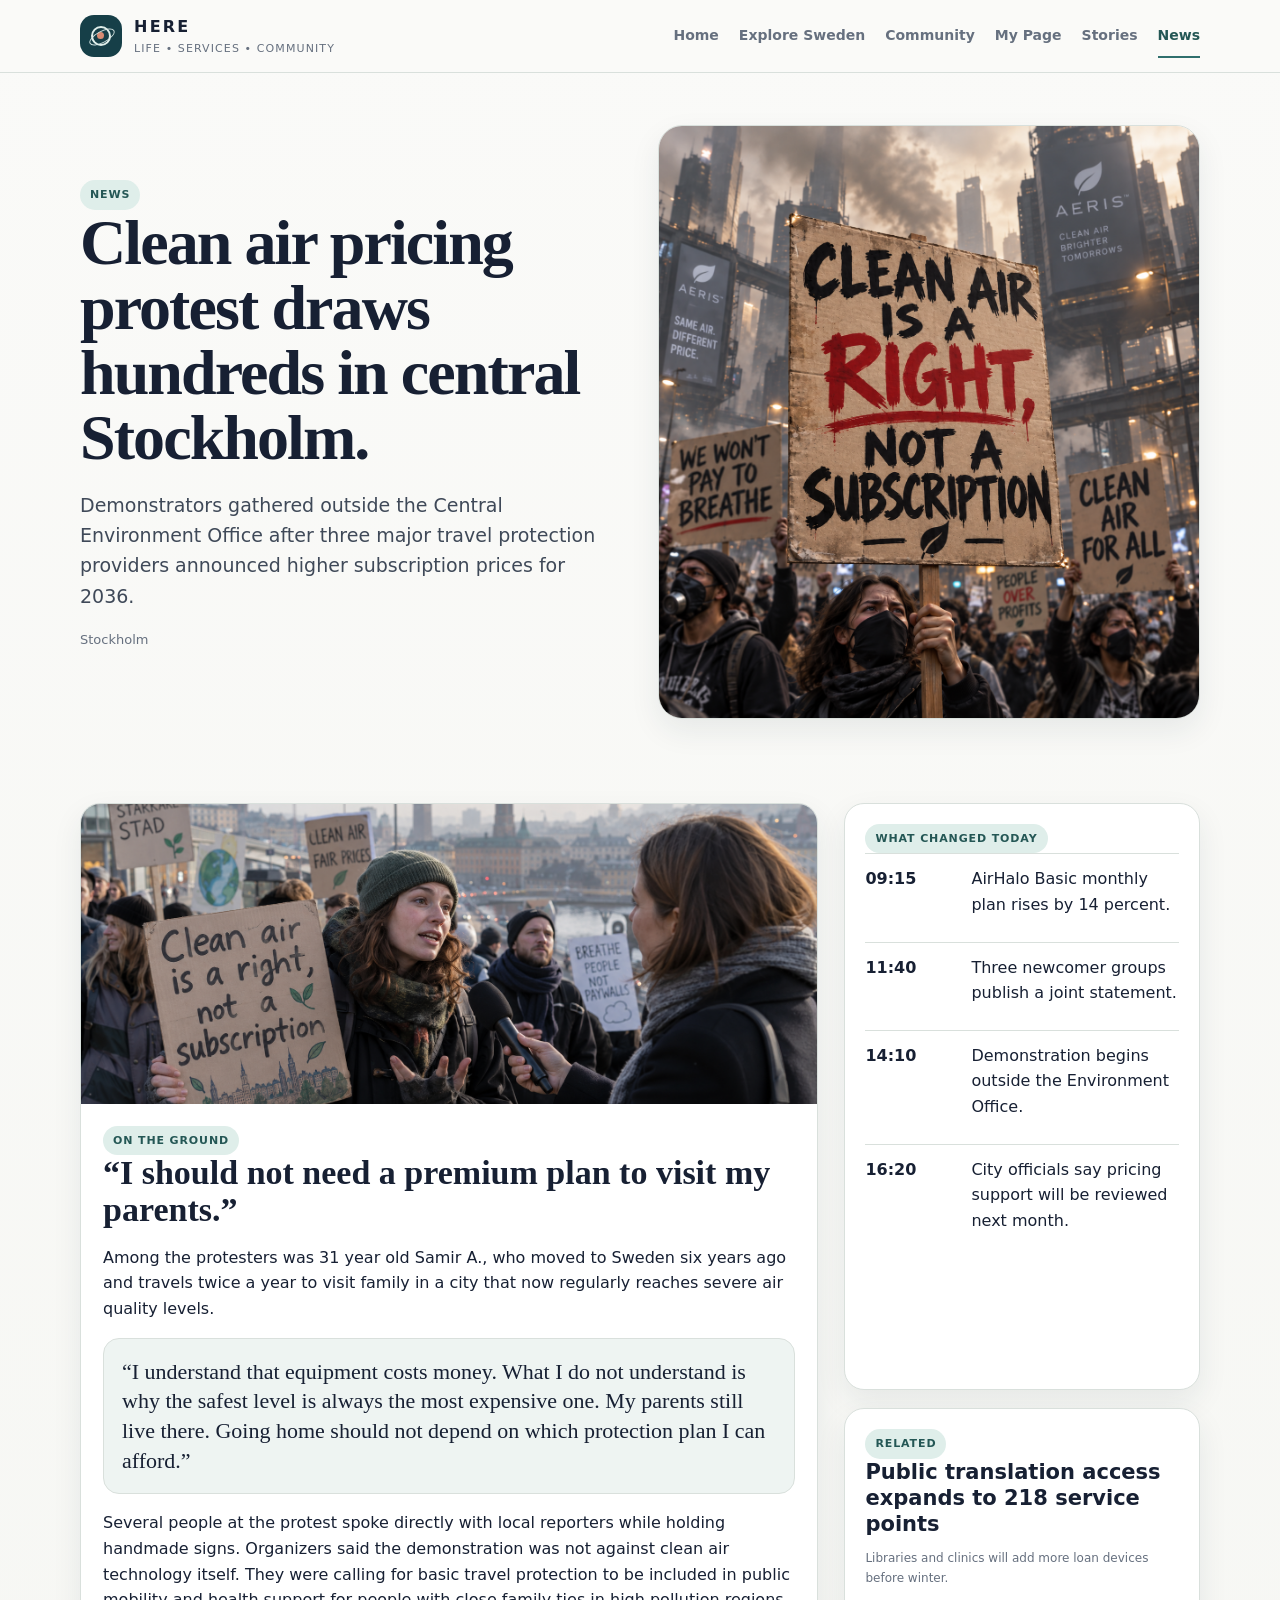
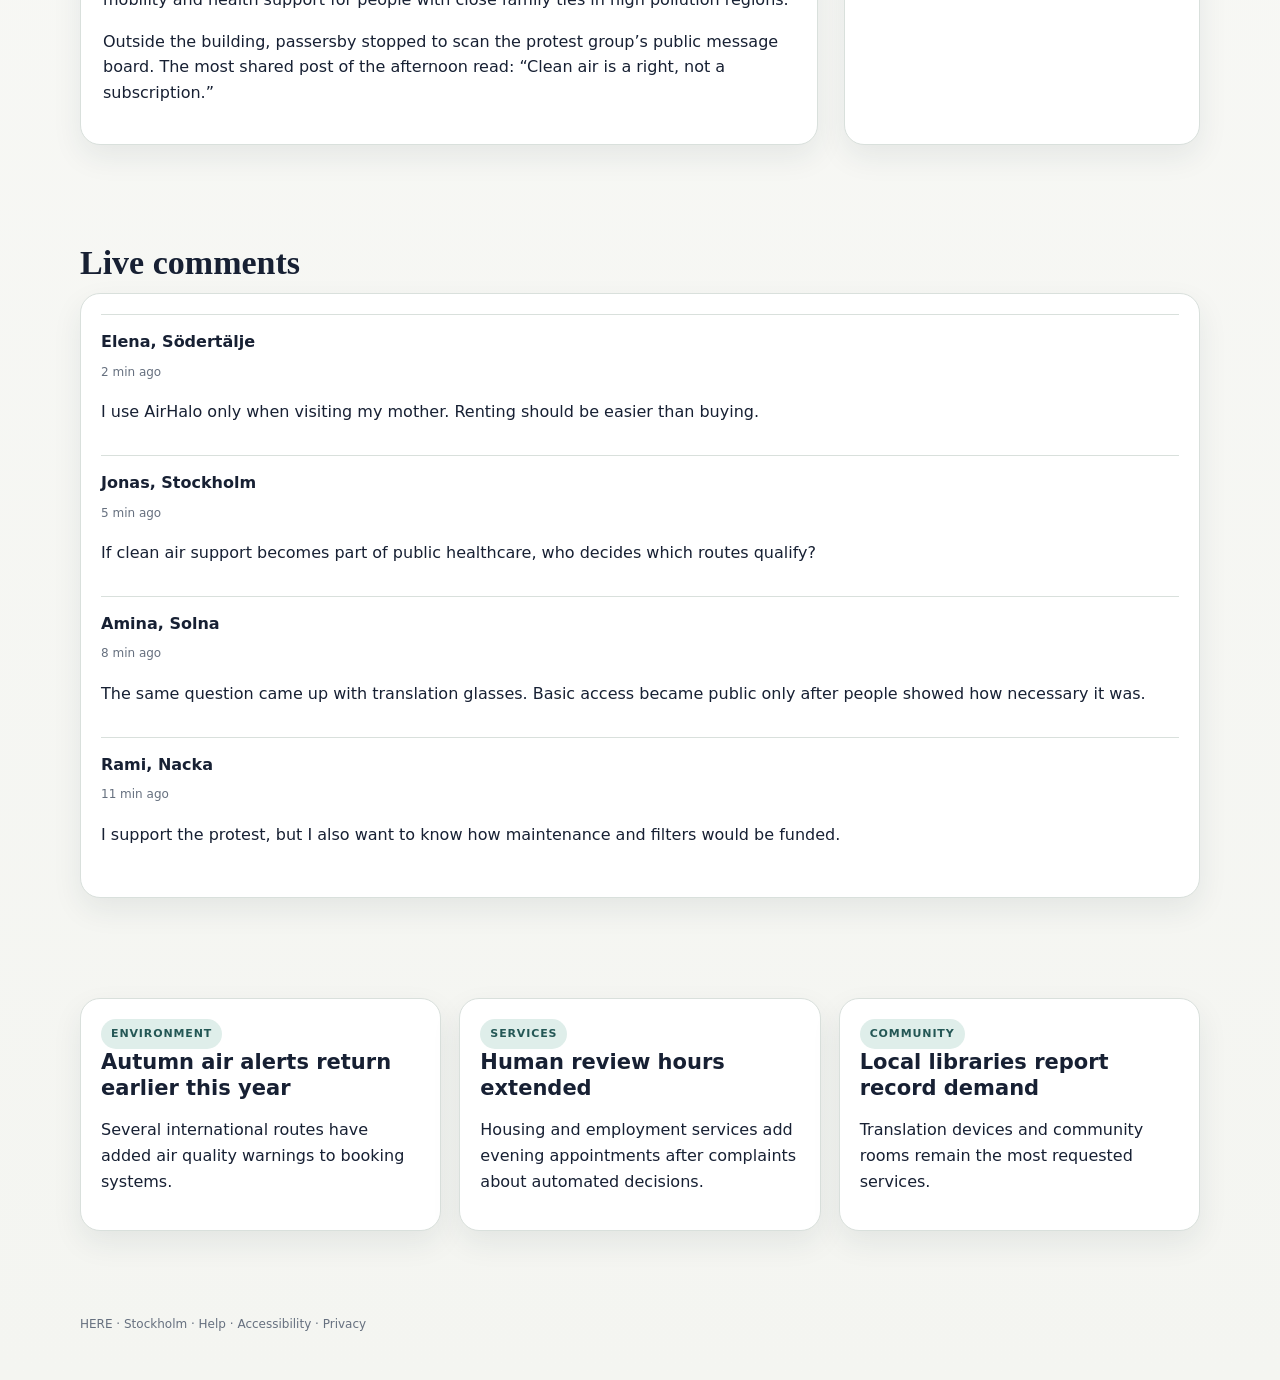
<file: news.html>
<!doctype html><html lang="en"><head><meta charset="utf-8"><meta name="viewport" content="width=device-width,initial-scale=1"><title>News</title><link rel="stylesheet" href="styles.css"></head><body>
<a class="skip-link" href="#main">Skip to main content</a>
<header class="top">
  <div class="wrap nav">
    <a class="brand" href="index.html" aria-label="HERE home">
      <div class="logo" aria-hidden="true"><span class="logo-orbit"></span></div>
      <div><strong>HERE</strong><small>Life • services • community</small></div>
    </a>
    <button class="menu-toggle" type="button" aria-expanded="false" aria-controls="main-nav" aria-label="Open navigation">
      <span></span><span></span><span></span>
    </button>
    <nav class="links" aria-label="Main navigation">
      <a href="index.html">Home</a>
      <a href="explore.html">Explore Sweden</a>
      <a href="community.html">Community</a>
      <a href="mypage.html">My Page</a>
      <a href="stories.html">Stories</a>
      <a href="news.html">News</a>
    </nav>
  </div>
</header>
<main id="main" class="wrap">
<section class="page-hero"><div><span class="kicker">news</span><h1>Clean air pricing protest draws hundreds in central Stockholm.</h1><p class="lead">Demonstrators gathered outside the Central Environment Office after three major travel protection providers announced higher subscription prices for 2036.</p><p class="meta">Stockholm</p></div><img src="assets/protest.png" alt="People protesting clean air pricing in central Stockholm"></section>

<section class="section news-grid">
  <article class="news-card">
    <img src="assets/protest_interview_v2.png" alt="A protester holding a clean air sign while being interviewed by a reporter in Stockholm">
    <div class="news-body">
      <span class="kicker">on the ground</span>
      <h2>“I should not need a premium plan to visit my parents.”</h2>
      <p>Among the protesters was 31 year old Samir A., who moved to Sweden six years ago and travels twice a year to visit family in a city that now regularly reaches severe air quality levels.</p>
      <div class="quote-box">“I understand that equipment costs money. What I do not understand is why the safest level is always the most expensive one. My parents still live there. Going home should not depend on which protection plan I can afford.”</div>
      <p>Several people at the protest spoke directly with local reporters while holding handmade signs. Organizers said the demonstration was not against clean air technology itself. They were calling for basic travel protection to be included in public mobility and health support for people with close family ties in high pollution regions.</p>
      <p>Outside the building, passersby stopped to scan the protest group’s public message board. The most shared post of the afternoon read: “Clean air is a right, not a subscription.”</p>
    </div>
  </article>

  <aside class="stack">
    <div class="card">
      <span class="kicker">what changed today</span>
      <div class="timeline">
        <div class="item"><strong>09:15</strong><span>AirHalo Basic monthly plan rises by 14 percent.</span></div>
        <div class="item"><strong>11:40</strong><span>Three newcomer groups publish a joint statement.</span></div>
        <div class="item"><strong>14:10</strong><span>Demonstration begins outside the Environment Office.</span></div>
        <div class="item"><strong>16:20</strong><span>City officials say pricing support will be reviewed next month.</span></div>
      </div>
    </div>

    <div class="card">
      <span class="kicker">related</span>
      <h3>Public translation access expands to 218 service points</h3>
      <p class="small">Libraries and clinics will add more loan devices before winter.</p>
    </div>
  </aside>
</section>

<section class="section">
  <h2>Live comments</h2>
  <div class="card">
    <div class="comment"><strong>Elena, Södertälje</strong><span class="small">2 min ago</span><p>I use AirHalo only when visiting my mother. Renting should be easier than buying.</p></div>
    <div class="comment"><strong>Jonas, Stockholm</strong><span class="small">5 min ago</span><p>If clean air support becomes part of public healthcare, who decides which routes qualify?</p></div>
    <div class="comment"><strong>Amina, Solna</strong><span class="small">8 min ago</span><p>The same question came up with translation glasses. Basic access became public only after people showed how necessary it was.</p></div>
    <div class="comment"><strong>Rami, Nacka</strong><span class="small">11 min ago</span><p>I support the protest, but I also want to know how maintenance and filters would be funded.</p></div>
  </div>
</section>

<section class="section grid3">
  <div class="card"><span class="kicker">environment</span><h3>Autumn air alerts return earlier this year</h3><p>Several international routes have added air quality warnings to booking systems.</p></div>
  <div class="card"><span class="kicker">services</span><h3>Human review hours extended</h3><p>Housing and employment services add evening appointments after complaints about automated decisions.</p></div>
  <div class="card"><span class="kicker">community</span><h3>Local libraries report record demand</h3><p>Translation devices and community rooms remain the most requested services.</p></div>
</section>
</main>
<footer><div class="wrap">HERE · Stockholm · Help · Accessibility · Privacy</div></footer>
<script>
const page = location.pathname.split('/').pop() || 'index.html';
document.querySelectorAll('.links a').forEach(a=>{if(a.getAttribute('href')===page)a.classList.add('active')});
</script>

<script>
(function(){
  const btn=document.querySelector('.menu-toggle');
  const nav=document.querySelector('.links');
  if(!btn||!nav) return;
  nav.id='main-nav';
  btn.addEventListener('click',function(){
    const open=nav.classList.toggle('open');
    btn.classList.toggle('open',open);
    btn.setAttribute('aria-expanded',open?'true':'false');
    btn.setAttribute('aria-label',open?'Close navigation':'Open navigation');
  });
  nav.querySelectorAll('a').forEach(function(link){
    link.addEventListener('click',function(){
      nav.classList.remove('open');
      btn.classList.remove('open');
      btn.setAttribute('aria-expanded','false');
      btn.setAttribute('aria-label','Open navigation');
    });
  });
})();
</script>
</body></html>
</file>
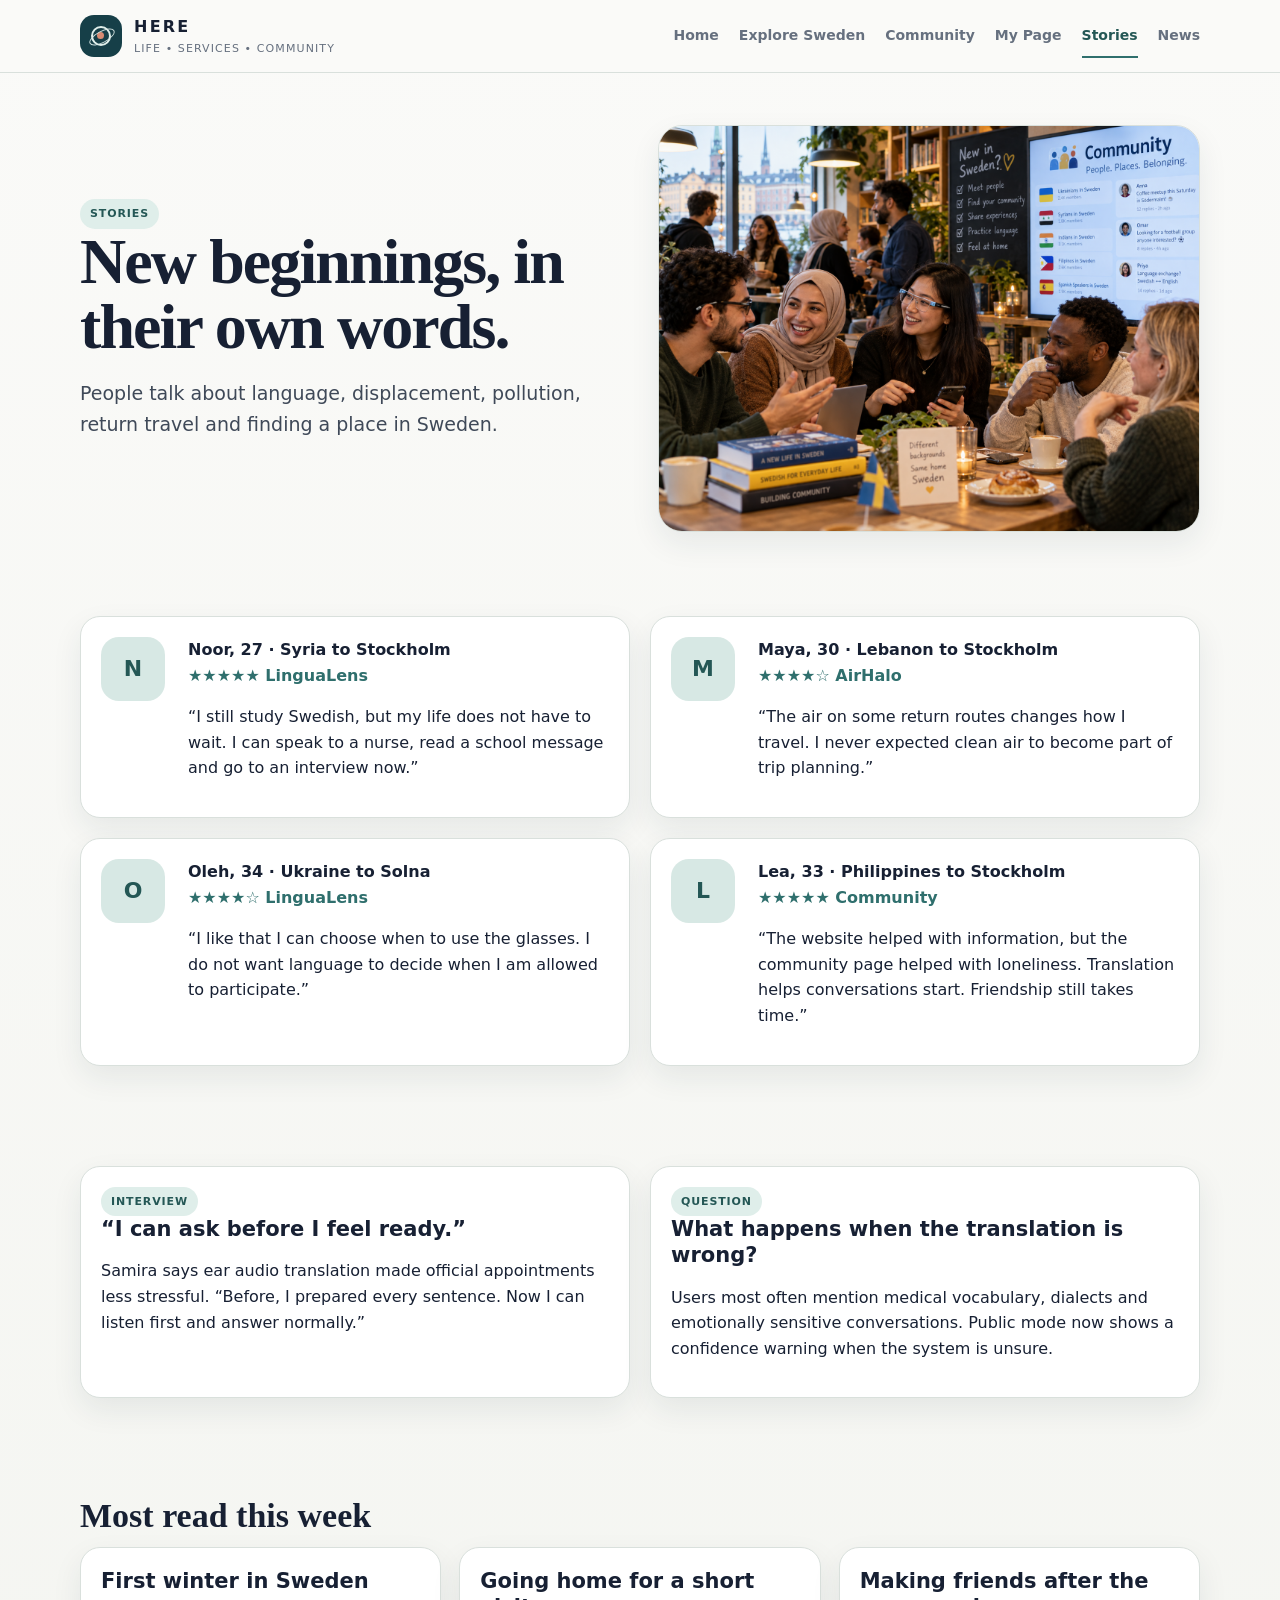
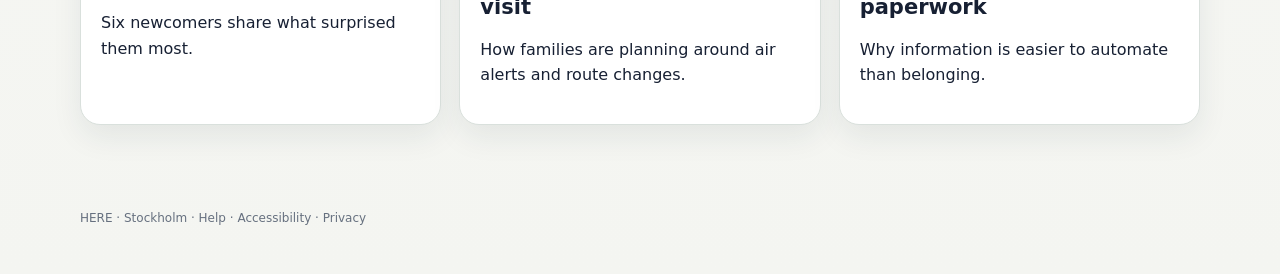
<file: stories.html>
<!doctype html><html lang="en"><head><meta charset="utf-8"><meta name="viewport" content="width=device-width,initial-scale=1"><title>Stories</title><link rel="stylesheet" href="styles.css"></head><body>
<a class="skip-link" href="#main">Skip to main content</a>
<header class="top">
  <div class="wrap nav">
    <a class="brand" href="index.html" aria-label="HERE home">
      <div class="logo" aria-hidden="true"><span class="logo-orbit"></span></div>
      <div><strong>HERE</strong><small>Life • services • community</small></div>
    </a>
    <button class="menu-toggle" type="button" aria-expanded="false" aria-controls="main-nav" aria-label="Open navigation">
      <span></span><span></span><span></span>
    </button>
    <nav class="links" aria-label="Main navigation">
      <a href="index.html">Home</a>
      <a href="explore.html">Explore Sweden</a>
      <a href="community.html">Community</a>
      <a href="mypage.html">My Page</a>
      <a href="stories.html">Stories</a>
      <a href="news.html">News</a>
    </nav>
  </div>
</header>
<main id="main" class="wrap">
<section class="page-hero"><div><span class="kicker">stories</span><h1>New beginnings, in their own words.</h1><p class="lead">People talk about language, displacement, pollution, return travel and finding a place in Sweden.</p></div><img src="assets/community.png" alt="Newcomers socializing in Stockholm"></section>
<section class="section grid2"><div class="card"><div class="voice"><div class="avatar">N</div><div><strong>Noor, 27 · Syria to Stockholm</strong><div class="stars">★★★★★ LinguaLens</div><p>“I still study Swedish, but my life does not have to wait. I can speak to a nurse, read a school message and go to an interview now.”</p></div></div></div><div class="card"><div class="voice"><div class="avatar">M</div><div><strong>Maya, 30 · Lebanon to Stockholm</strong><div class="stars">★★★★☆ AirHalo</div><p>“The air on some return routes changes how I travel. I never expected clean air to become part of trip planning.”</p></div></div></div><div class="card"><div class="voice"><div class="avatar">O</div><div><strong>Oleh, 34 · Ukraine to Solna</strong><div class="stars">★★★★☆ LinguaLens</div><p>“I like that I can choose when to use the glasses. I do not want language to decide when I am allowed to participate.”</p></div></div></div><div class="card"><div class="voice"><div class="avatar">L</div><div><strong>Lea, 33 · Philippines to Stockholm</strong><div class="stars">★★★★★ Community</div><p>“The website helped with information, but the community page helped with loneliness. Translation helps conversations start. Friendship still takes time.”</p></div></div></div></section>
<section class="section grid2"><div class="card"><span class="kicker">interview</span><h3>“I can ask before I feel ready.”</h3><p>Samira says ear audio translation made official appointments less stressful. “Before, I prepared every sentence. Now I can listen first and answer normally.”</p></div><div class="card"><span class="kicker">question</span><h3>What happens when the translation is wrong?</h3><p>Users most often mention medical vocabulary, dialects and emotionally sensitive conversations. Public mode now shows a confidence warning when the system is unsure.</p></div></section>
<section class="section"><h2>Most read this week</h2><div class="grid3"><div class="card"><h3>First winter in Sweden</h3><p>Six newcomers share what surprised them most.</p></div><div class="card"><h3>Going home for a short visit</h3><p>How families are planning around air alerts and route changes.</p></div><div class="card"><h3>Making friends after the paperwork</h3><p>Why information is easier to automate than belonging.</p></div></div></section>
</main>
<footer><div class="wrap">HERE · Stockholm · Help · Accessibility · Privacy</div></footer>
<script>
const page = location.pathname.split('/').pop() || 'index.html';
document.querySelectorAll('.links a').forEach(a=>{if(a.getAttribute('href')===page)a.classList.add('active')});
</script>

<script>
(function(){
  const btn=document.querySelector('.menu-toggle');
  const nav=document.querySelector('.links');
  if(!btn||!nav) return;
  nav.id='main-nav';
  btn.addEventListener('click',function(){
    const open=nav.classList.toggle('open');
    btn.classList.toggle('open',open);
    btn.setAttribute('aria-expanded',open?'true':'false');
    btn.setAttribute('aria-label',open?'Close navigation':'Open navigation');
  });
  nav.querySelectorAll('a').forEach(function(link){
    link.addEventListener('click',function(){
      nav.classList.remove('open');
      btn.classList.remove('open');
      btn.setAttribute('aria-expanded','false');
      btn.setAttribute('aria-label','Open navigation');
    });
  });
})();
</script>
</body></html>
</file>
<file: styles.css>
:root{
  --bg:#f4f5f1;
  --paper:#ffffff;
  --paper2:#eef3f1;
  --ink:#172033;
  --muted:#66707f;
  --line:#d9e0dc;
  --accent:#2f6f6d;
  --accent-dark:#245755;
  --accent-soft:#dfeeea;
  --warm:#d88b73;
  --shadow:0 12px 30px rgba(28,46,58,.08);
  --radius:20px;
}
*{box-sizing:border-box}
html{scroll-behavior:smooth}
body{
  margin:0;
  font-family:Inter,system-ui,-apple-system,BlinkMacSystemFont,"Segoe UI",sans-serif;
  color:var(--ink);
  background:linear-gradient(180deg,#fafaf8 0%,var(--bg) 100%);
  line-height:1.6;
}
img{max-width:100%;display:block}
a{text-decoration:none;color:inherit}
button,input{font:inherit}
.skip-link{position:absolute;left:12px;top:-60px;background:#fff;color:var(--accent-dark);padding:10px 14px;border:2px solid var(--accent);border-radius:10px;z-index:1000}
.skip-link:focus{top:12px}
.wrap{width:min(1120px,92vw);margin:auto}
.top{
  position:sticky;top:0;z-index:50;background:rgba(250,250,248,.96);
  backdrop-filter:blur(12px);border-bottom:1px solid var(--line)
}
.nav{min-height:72px;display:flex;align-items:center;justify-content:space-between;gap:22px}
.brand{display:flex;align-items:center;gap:12px}
.logo{width:42px;height:42px;border-radius:13px;background:var(--accent);color:#fff;display:grid;place-items:center;font-weight:900}
.brand strong{display:block;font-size:16px;letter-spacing:.04em}
.brand small{display:block;color:var(--muted);font-size:11px;letter-spacing:.1em;text-transform:uppercase}
.links{display:flex;gap:20px;flex-wrap:wrap}
.links a{font-size:14px;color:var(--muted);font-weight:700;padding:10px 0;border-bottom:2px solid transparent}
.links a:hover,.links a.active{color:var(--accent-dark);border-color:var(--accent)}
.links a:focus-visible,.button:focus-visible,button:focus-visible,input:focus-visible{outline:3px solid rgba(47,111,109,.22);outline-offset:3px}
.info-strip{background:var(--ink);color:#fff}
.info-strip .wrap{display:flex;gap:26px;white-space:nowrap;overflow:auto;padding:9px 0;font-size:12px}
.kicker{display:inline-block;background:var(--accent-soft);color:var(--accent-dark);padding:6px 10px;border-radius:999px;font-size:11px;font-weight:800;letter-spacing:.08em;text-transform:uppercase}
.hero,.page-hero,.product{display:grid;grid-template-columns:1fr 1fr;gap:36px;align-items:center;padding:52px 0 34px}
h1,h2,h3{margin:0 0 12px}
h1{font-family:Georgia,serif;font-size:clamp(42px,5.1vw,64px);line-height:1.02;letter-spacing:-.03em}
h2{font-family:Georgia,serif;font-size:34px;line-height:1.08}
h3{font-size:21px;line-height:1.25}
.lead{font-size:19px;color:#3f4958;max-width:760px}
.meta{font-size:13px;color:var(--muted);margin-top:14px}
.hero-media,.page-hero img,.product img{border-radius:24px;box-shadow:var(--shadow);border:1px solid var(--line)}
.hero-media img{width:100%;height:380px;object-fit:cover;border-radius:24px}
.quick{display:grid;grid-template-columns:repeat(4,1fr);gap:14px;margin:10px 0 28px}
.quick a,.card,.widget,.panel,.place,.spec,.plan,.tool-card{
  background:var(--paper);border:1px solid var(--line);border-radius:var(--radius);box-shadow:var(--shadow)
}
.quick a{padding:16px;text-align:center}
.quick strong{display:block;margin-top:6px}
.section{padding:50px 0}
.dashboard{display:grid;grid-template-columns:1.45fr .75fr;gap:24px}
.stack{display:grid;gap:18px}
.widget,.card,.place,.spec,.plan{padding:20px}
.widget-head,.panel-head{display:flex;justify-content:space-between;align-items:center;gap:12px}
.badge{display:inline-block;background:var(--accent-soft);color:var(--accent-dark);padding:5px 9px;border-radius:999px;font-size:11px;font-weight:800}
.small{font-size:12px;color:var(--muted)}
.status{display:flex;gap:12px;padding:14px 0;border-top:1px solid var(--line)}
.dot{width:11px;height:11px;border-radius:50%;margin-top:7px;flex:0 0 auto;background:var(--accent)}
.dot.good{background:#3a8d6d}.dot.warn{background:#d08a35}
.soft-note{background:var(--paper2);border:1px solid var(--line);border-radius:16px;padding:15px 16px}
.tools-grid{display:grid;grid-template-columns:1fr 1fr;gap:18px}
.tool-card{overflow:hidden}
.tool-card img{width:100%;height:220px;object-fit:cover}
.tool-copy{padding:18px}
.tool-copy p{margin:8px 0 0;color:#46515e}
.tags{display:flex;gap:8px;flex-wrap:wrap;margin-top:12px}
.tags span{background:var(--paper2);border:1px solid var(--line);border-radius:999px;padding:5px 8px;font-size:11px;color:var(--accent-dark);font-weight:700}
.button{display:inline-flex;align-items:center;justify-content:center;border:0;cursor:pointer;background:var(--accent);color:#fff;padding:11px 15px;border-radius:999px;font-weight:700}
.button.secondary{background:#fff;color:var(--accent-dark);border:1px solid var(--line)}
.filters{display:flex;gap:10px;flex-wrap:wrap;margin:14px 0 22px}
.filters button{border:1px solid var(--line);background:#fff;border-radius:999px;padding:9px 12px;cursor:pointer}
.filters button.active{background:var(--accent);color:#fff;border-color:var(--accent)}
.places{display:grid;grid-template-columns:repeat(3,1fr);gap:18px}
.metric{font-size:28px;font-weight:850;color:var(--accent-dark)}
.grid2{display:grid;grid-template-columns:1fr 1fr;gap:20px}
.grid3{display:grid;grid-template-columns:repeat(3,1fr);gap:18px}
.community-grid{display:grid;grid-template-columns:.72fr 1.28fr;gap:24px}
.panel{overflow:hidden;padding:0}
.panel-head{padding:16px 18px;background:#f7f9f8;border-bottom:1px solid var(--line)}
.groupbtn{width:100%;border:0;border-top:1px solid var(--line);background:#fff;padding:15px 18px;text-align:left;display:flex;justify-content:space-between;cursor:pointer}
.groupbtn:hover,.groupbtn.active{background:#f2f7f5}
.thread{display:none;padding:18px}
.thread.active{display:block}
.msg{background:#f3f7f5;border:1px solid var(--line);border-radius:15px;padding:12px 14px;margin-bottom:10px}
.chat-entry{display:flex;gap:8px;padding:12px;border-top:1px solid var(--line)}
.chat-entry input{flex:1;border:1px solid var(--line);border-radius:12px;padding:11px}
.task{display:flex;gap:12px;padding:14px 0;border-top:1px solid var(--line)}
.check{width:22px;height:22px;border:2px solid #9cbab5;border-radius:7px;display:grid;place-items:center;cursor:pointer}
.check.done{background:var(--accent);border-color:var(--accent);color:#fff}
.notice{background:#f2f7f5;border-left:4px solid var(--accent);border-radius:10px;padding:14px 15px}
.voice{display:grid;grid-template-columns:72px 1fr;gap:15px}
.avatar{width:64px;height:64px;border-radius:18px;background:#d7e8e4;display:grid;place-items:center;font-weight:900;color:var(--accent-dark);font-size:22px}
.stars{color:var(--accent);font-weight:800}
.article{max-width:820px;margin:auto;padding:50px 0 72px}
.article p{font-family:Georgia,serif;font-size:19px;line-height:1.72}
.article .lead{font-size:21px}
.pull{border-left:4px solid var(--accent);padding-left:18px;margin:28px 0;font-family:Georgia,serif;font-size:26px;line-height:1.26}
.specs,.plans{display:grid;grid-template-columns:1fr 1fr;gap:12px;margin-top:18px}
.plan.featured{border:2px solid var(--accent)}
.news-grid{display:grid;grid-template-columns:1.35fr .65fr;gap:26px}
.news-card{background:#fff;border:1px solid var(--line);border-radius:20px;overflow:hidden;box-shadow:var(--shadow)}
.news-card img{width:100%;height:300px;object-fit:cover}
.news-body{padding:22px}
.comment{padding:14px 0;border-top:1px solid var(--line)}
.comment strong{display:block;margin-bottom:3px}
.quote-box{background:#eef4f2;border-radius:16px;padding:18px;border:1px solid var(--line);font-family:Georgia,serif;font-size:22px;line-height:1.35}
.timeline{display:grid;gap:12px}
.timeline .item{display:grid;grid-template-columns:90px 1fr;gap:16px;padding:12px 0;border-top:1px solid var(--line)}
footer{padding:34px 0 46px;color:var(--muted);font-size:12px}
@media(max-width:900px){
  .nav{align-items:flex-start;padding:12px 0}
  .hero,.page-hero,.product,.dashboard,.community-grid,.grid2,.tools-grid,.news-grid{grid-template-columns:1fr}
  .quick,.grid3,.places,.specs,.plans{grid-template-columns:1fr}
}

.latest-grid{display:grid;grid-template-columns:1.35fr .65fr;gap:22px}
.latest-main,.latest-side{background:#fff;border:1px solid var(--line);border-radius:20px;box-shadow:var(--shadow);overflow:hidden}
.latest-main img{width:100%;height:300px;object-fit:cover}
.latest-main .news-body,.latest-side .news-body{padding:20px}
.latest-side .story{padding:16px 0;border-top:1px solid var(--line)}
.latest-side .story:first-child{border-top:0}
.latest-side .story strong{display:block;margin-bottom:5px}
.section-intro{max-width:760px;color:#4d5663;margin-top:-4px}
.news-label{font-size:11px;font-weight:800;text-transform:uppercase;letter-spacing:.08em;color:var(--accent-dark)}
.compact-link{font-weight:700;color:var(--accent-dark)}
@media(max-width:900px){.latest-grid{grid-template-columns:1fr}}

.feature-intro{
  max-width:780px;
  margin-bottom:24px;
}
.feature-intro p{
  color:#4d5663;
  font-size:18px;
}
.featured-tools{
  display:grid;
  grid-template-columns:1fr 1fr;
  gap:22px;
}
.featured-tool{
  display:block;
  background:#fff;
  border:1px solid var(--line);
  border-radius:24px;
  overflow:hidden;
  box-shadow:0 16px 34px rgba(28,46,58,.10);
}
.featured-tool img{
  width:100%;
  height:300px;
  object-fit:cover;
}
.featured-tool .tool-copy{
  padding:22px;
}
.featured-tool h3{
  font-size:28px;
  margin-bottom:8px;
}
.featured-tool p{
  font-size:17px;
}
.product-note{
  background:#fff;
  border:1px solid var(--line);
  border-radius:20px;
  padding:22px;
  box-shadow:var(--shadow);
}
.product-note h2{
  font-size:30px;
  margin-bottom:12px;
}
.product-note p{
  margin:10px 0;
}
.access-grid{
  display:grid;
  grid-template-columns:1fr 1fr;
  gap:18px;
}
.access-card{
  background:#fff;
  border:1px solid var(--line);
  border-radius:18px;
  padding:20px;
}
.limit-box{
  background:#f7f2ed;
  border:1px solid #e7d8cd;
  border-radius:18px;
  padding:20px;
}
.limit-box strong{
  color:#7a493b;
}
@media(max-width:900px){
  .featured-tools,.access-grid{grid-template-columns:1fr}
  .featured-tool img{height:240px}
}

/* HERE 2035 refinements */
.brand strong{letter-spacing:.14em}
.home-hero-copy{max-width:760px}
.home-hero-copy .lead{max-width:680px}
.signal-grid{display:grid;grid-template-columns:repeat(4,1fr);gap:14px}
.signal{
  background:#fff;border:1px solid var(--line);border-radius:18px;padding:18px;
  box-shadow:var(--shadow)
}
.signal .metric{font-size:26px}
.home-stories{display:grid;grid-template-columns:1.2fr .8fr;gap:20px}
.story-feature,.story-stack{background:#fff;border:1px solid var(--line);border-radius:20px;box-shadow:var(--shadow);overflow:hidden}
.story-feature img{width:100%;height:280px;object-fit:cover}
.story-feature .news-body,.story-stack .news-body{padding:20px}
.story-stack .story{padding:16px 0;border-top:1px solid var(--line)}
.story-stack .story:first-child{border-top:0}
.mypage-hero{
  display:grid;grid-template-columns:1fr .8fr;gap:28px;align-items:center;padding:46px 0 28px
}
.profile-card{
  background:#fff;border:1px solid var(--line);border-radius:22px;padding:22px;box-shadow:var(--shadow)
}
.profile-top{display:flex;align-items:center;gap:14px}
.profile-avatar{
  width:58px;height:58px;border-radius:18px;background:var(--accent-soft);
  color:var(--accent-dark);display:grid;place-items:center;font-weight:900;font-size:20px
}
.profile-grid{display:grid;grid-template-columns:repeat(3,1fr);gap:12px;margin-top:16px}
.profile-stat{background:var(--paper2);border-radius:14px;padding:12px}
@media(max-width:900px){
  .signal-grid,.profile-grid{grid-template-columns:1fr 1fr}
  .home-stories,.mypage-hero{grid-template-columns:1fr}
}
@media(max-width:600px){
  .signal-grid,.profile-grid{grid-template-columns:1fr}
}

/* Brand mark */
.logo{
  position:relative;
  width:42px;
  height:42px;
  border-radius:14px;
  background:#163f48;
  display:grid;
  place-items:center;
  overflow:hidden;
}
.logo-orbit{
  width:20px;
  height:20px;
  border:2px solid #dfeeea;
  border-radius:50%;
  position:relative;
}
.logo-orbit:before,
.logo-orbit:after{
  content:"";
  position:absolute;
  border-radius:50%;
}
.logo-orbit:before{
  width:7px;
  height:7px;
  background:#d88b73;
  top:4px;
  left:4px;
}
.logo-orbit:after{
  width:26px;
  height:10px;
  border:1.5px solid rgba(223,238,234,.9);
  left:-5px;
  top:3px;
  transform:rotate(-28deg);
}

/* Home intro expansion */
.home-intro-copy{
  display:grid;
  gap:12px;
  max-width:760px;
}
.home-intro-copy p{
  margin:0;
}
.home-context{
  color:#5b6572;
  font-size:16px;
  max-width:720px;
}

/* Subtle animated ad cards */
.promo-grid{
  display:grid;
  grid-template-columns:1fr 1fr;
  gap:22px;
}
.promo-card{
  position:relative;
  display:block;
  overflow:hidden;
  border-radius:24px;
  min-height:340px;
  box-shadow:0 16px 34px rgba(28,46,58,.12);
  border:1px solid var(--line);
  background:#111;
}
.promo-card img{
  width:100%;
  height:340px;
  object-fit:cover;
  transition:transform .45s ease;
}
.promo-card:before{
  content:"";
  position:absolute;
  inset:0;
  z-index:1;
  background:linear-gradient(180deg,rgba(10,20,30,.08) 20%,rgba(10,20,30,.72) 88%);
}
.promo-card:after{
  content:"";
  position:absolute;
  inset:-40%;
  z-index:2;
  background:linear-gradient(115deg,transparent 42%,rgba(255,255,255,.22) 50%,transparent 58%);
  transform:translateX(-55%);
  animation:adSweep 6s ease-in-out infinite;
  pointer-events:none;
}
.promo-card:hover img{transform:scale(1.025)}
.promo-copy{
  position:absolute;
  left:22px;
  right:22px;
  bottom:20px;
  z-index:3;
  color:#fff;
}
.promo-copy .promo-label{
  display:inline-block;
  margin-bottom:8px;
  font-size:11px;
  font-weight:800;
  letter-spacing:.1em;
  text-transform:uppercase;
  color:#dfeeea;
}
.promo-copy h3{
  font-size:30px;
  margin-bottom:6px;
}
.promo-copy p{
  margin:0;
  color:rgba(255,255,255,.92);
  font-size:16px;
}
.promo-dot{
  display:inline-block;
  width:7px;
  height:7px;
  border-radius:50%;
  background:#d88b73;
  margin-right:7px;
  animation:softBlink 2.2s ease-in-out infinite;
}
@keyframes adSweep{
  0%,68%{transform:translateX(-55%)}
  82%,100%{transform:translateX(55%)}
}
@keyframes softBlink{
  0%,100%{opacity:.45}
  50%{opacity:1}
}
@media (prefers-reduced-motion: reduce){
  .promo-card:after,.promo-dot{animation:none}
}
@media(max-width:900px){
  .promo-grid{grid-template-columns:1fr}
}

/* Community language and membership refinements */
.groupmeta{display:flex;align-items:center;gap:8px}
.join-pill{
  display:inline-block;
  padding:4px 8px;
  border-radius:999px;
  background:#edf4f2;
  color:var(--accent-dark);
  font-size:11px;
  font-weight:800;
}
.join-pill.joined{
  background:#dfeeea;
}
.original-text{
  font-size:17px;
  line-height:1.55;
}
.translation-line{
  margin-top:7px;
  padding-top:7px;
  border-top:1px solid rgba(36,87,85,.12);
  color:var(--muted);
  font-size:12px;
}
[dir="rtl"] .translation-line{
  text-align:left;
  direction:ltr;
}
.community-membership{
  display:grid;
  grid-template-columns:1fr auto;
  gap:16px;
  align-items:center;
}


/* Compact mobile navigation */
.menu-toggle{
  display:none;
  width:44px;
  height:44px;
  border:1px solid var(--line);
  border-radius:13px;
  background:#fff;
  align-items:center;
  justify-content:center;
  flex-direction:column;
  gap:5px;
  cursor:pointer;
  padding:0;
  color:var(--ink);
}
.menu-toggle span{
  display:block;
  width:20px;
  height:2px;
  border-radius:99px;
  background:currentColor;
  transition:transform .18s ease,opacity .18s ease;
}
.menu-toggle.open span:nth-child(1){transform:translateY(7px) rotate(45deg)}
.menu-toggle.open span:nth-child(2){opacity:0}
.menu-toggle.open span:nth-child(3){transform:translateY(-7px) rotate(-45deg)}

@media(max-width:700px){
  .top{backdrop-filter:blur(14px)}
  .nav{
    min-height:64px;
    padding:10px 0;
    align-items:center;
    flex-wrap:wrap;
    gap:10px;
    position:relative;
  }
  .brand{gap:9px;min-width:0}
  .logo{width:38px;height:38px;border-radius:12px;flex:0 0 auto}
  .brand strong{font-size:15px;line-height:1.1}
  .brand small{
    font-size:9px;
    letter-spacing:.08em;
    line-height:1.2;
    white-space:nowrap;
  }
  .menu-toggle{display:flex;margin-left:auto;flex:0 0 auto}
  .links{
    display:none;
    width:100%;
    grid-template-columns:1fr 1fr;
    gap:4px 10px;
    padding:8px 0 4px;
    border-top:1px solid var(--line);
  }
  .links.open{display:grid}
  .links a{
    min-height:44px;
    display:flex;
    align-items:center;
    padding:9px 8px;
    border-bottom:0;
    border-radius:10px;
    font-size:14px;
  }
  .links a:hover,.links a.active{
    background:var(--accent-soft);
    border-color:transparent;
  }
}

@media(max-width:390px){
  .brand small{display:none}
  .links{grid-template-columns:1fr}
}
</file>
